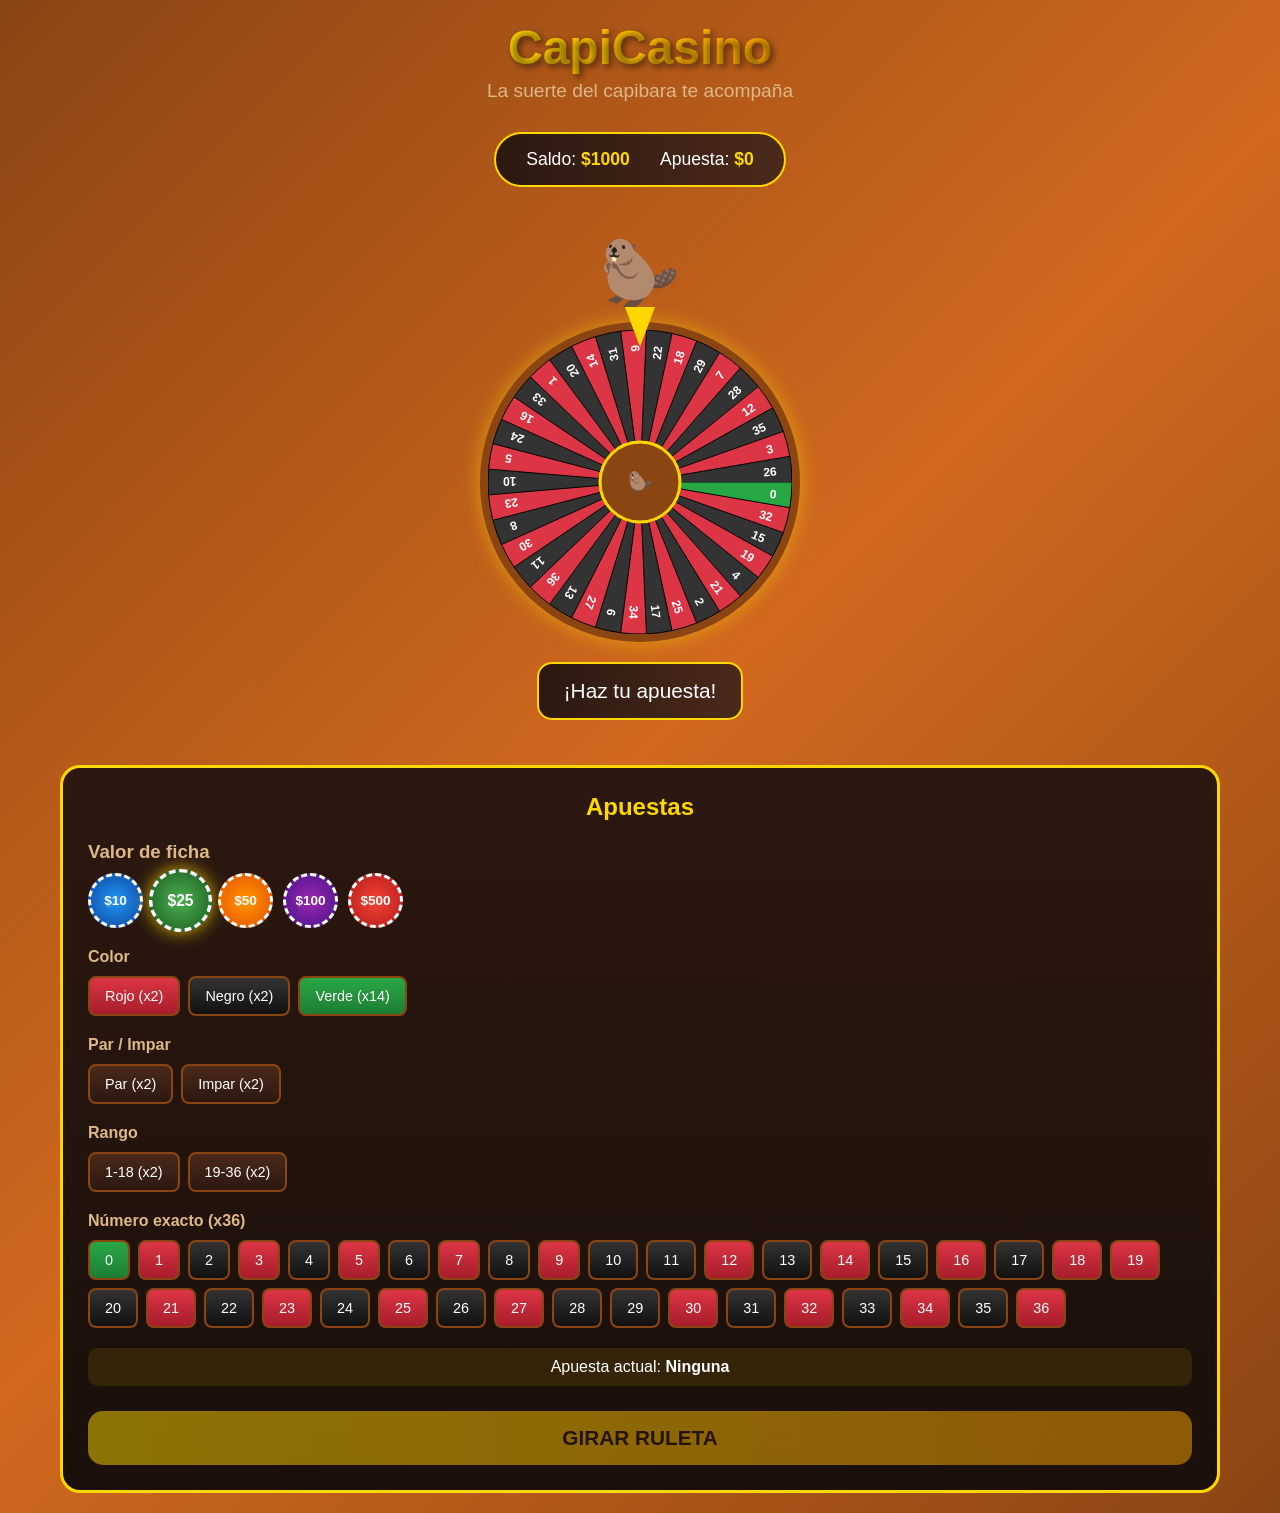
<file: CapiCasino/capicasino.html>
<!DOCTYPE html>
<html lang="es">
<head>
    <meta charset="UTF-8">
    <meta name="viewport" content="width=device-width, initial-scale=1.0">
    <title>CapiCasino - Ruleta Capibara</title>
    <style>
        * {
            margin: 0;
            padding: 0;
            box-sizing: border-box;
        }

        body {
            background: linear-gradient(135deg, #8B4513 0%, #D2691E 50%, #8B4513 100%);
            min-height: 100vh;
            font-family: 'Segoe UI', Tahoma, Geneva, Verdana, sans-serif;
            display: flex;
            flex-direction: column;
            align-items: center;
            color: #fff;
            overflow-x: hidden;
        }

        .header {
            text-align: center;
            padding: 20px;
        }

        .header h1 {
            font-size: 3rem;
            text-shadow: 3px 3px 6px rgba(0,0,0,0.5);
            background: linear-gradient(to right, #FFD700, #FFA500);
            -webkit-background-clip: text;
            -webkit-text-fill-color: transparent;
            background-clip: text;
        }

        .header .subtitle {
            font-size: 1.2rem;
            color: #DEB887;
            margin-top: 5px;
        }

        .balance-bar {
            background: linear-gradient(to right, #2c1810, #4a2a1a);
            padding: 15px 30px;
            border-radius: 50px;
            margin: 10px 0 20px;
            display: flex;
            gap: 30px;
            border: 2px solid #FFD700;
        }

        .balance-bar span {
            font-size: 1.1rem;
        }

        .balance-bar .amount {
            color: #FFD700;
            font-weight: bold;
        }

        .main-container {
            display: flex;
            flex-wrap: wrap;
            gap: 30px;
            justify-content: center;
            padding: 20px;
            max-width: 1200px;
        }

        .wheel-section {
            display: flex;
            flex-direction: column;
            align-items: center;
        }

        .wheel-container {
            position: relative;
            width: 320px;
            height: 320px;
        }

        .wheel {
            width: 100%;
            height: 100%;
            border-radius: 50%;
            position: relative;
            transition: transform 4s cubic-bezier(0.17, 0.67, 0.12, 0.99);
            border: 8px solid #8B4513;
            box-shadow: 0 0 20px rgba(255, 215, 0, 0.5), inset 0 0 30px rgba(0,0,0,0.3);
        }

        .wheel canvas {
            width: 100%;
            height: 100%;
        }

        .pointer {
            position: absolute;
            top: -15px;
            left: 50%;
            transform: translateX(-50%);
            width: 30px;
            height: 40px;
            background: #FFD700;
            clip-path: polygon(50% 100%, 0 0, 100% 0);
            z-index: 10;
            filter: drop-shadow(0 2px 4px rgba(0,0,0,0.5));
        }

        .result-display {
            margin-top: 20px;
            padding: 15px 25px;
            background: linear-gradient(to right, #2c1810, #4a2a1a);
            border-radius: 15px;
            border: 2px solid #FFD700;
            font-size: 1.3rem;
            min-width: 200px;
            text-align: center;
        }

        .bet-section {
            background: linear-gradient(to bottom, #2c1810, #1a0f0a);
            padding: 25px;
            border-radius: 20px;
            border: 3px solid #FFD700;
            min-width: 350px;
        }

        .bet-section h2 {
            text-align: center;
            color: #FFD700;
            margin-bottom: 20px;
            font-size: 1.5rem;
        }

        .bet-type {
            margin-bottom: 20px;
        }

        .bet-type h3 {
            color: #DEB887;
            margin-bottom: 10px;
            font-size: 1rem;
        }

        .bet-options {
            display: flex;
            flex-wrap: wrap;
            gap: 8px;
        }

        .bet-btn {
            padding: 10px 15px;
            border: 2px solid #8B4513;
            background: linear-gradient(to bottom, #4a2a1a, #2c1810);
            color: #fff;
            border-radius: 8px;
            cursor: pointer;
            font-size: 0.9rem;
            transition: all 0.2s;
        }

        .bet-btn:hover {
            background: linear-gradient(to bottom, #5a3a2a, #3c2820);
            transform: scale(1.05);
        }

        .bet-btn.selected {
            border-color: #FFD700;
            box-shadow: 0 0 10px rgba(255, 215, 0, 0.5);
        }

        .bet-btn.red { background: linear-gradient(to bottom, #dc3545, #a71d2a); }
        .bet-btn.black { background: linear-gradient(to bottom, #333, #111); }
        .bet-btn.green { background: linear-gradient(to bottom, #28a745, #1e7e34); }

        .chip-section {
            margin-bottom: 20px;
        }

        .chip-section h3 {
            color: #DEB887;
            margin-bottom: 10px;
        }

        .chips {
            display: flex;
            gap: 10px;
            flex-wrap: wrap;
        }

        .chip {
            width: 55px;
            height: 55px;
            border-radius: 50%;
            display: flex;
            align-items: center;
            justify-content: center;
            font-weight: bold;
            cursor: pointer;
            border: 3px dashed #fff;
            transition: all 0.2s;
            font-size: 0.85rem;
        }

        .chip:hover { transform: scale(1.1); }
        .chip.selected { transform: scale(1.15); box-shadow: 0 0 15px rgba(255, 215, 0, 0.8); }

        .chip-10 { background: radial-gradient(circle, #2196F3, #0d47a1); }
        .chip-25 { background: radial-gradient(circle, #4CAF50, #1b5e20); }
        .chip-50 { background: radial-gradient(circle, #FF9800, #e65100); }
        .chip-100 { background: radial-gradient(circle, #9C27B0, #4a148c); }
        .chip-500 { background: radial-gradient(circle, #f44336, #b71c1c); }

        .spin-btn {
            width: 100%;
            padding: 15px;
            font-size: 1.3rem;
            font-weight: bold;
            background: linear-gradient(to right, #FFD700, #FFA500);
            color: #2c1810;
            border: none;
            border-radius: 15px;
            cursor: pointer;
            transition: all 0.3s;
            margin-top: 10px;
        }

        .spin-btn:hover { transform: scale(1.02); box-shadow: 0 5px 15px rgba(255, 215, 0, 0.5); }
        .spin-btn:disabled { opacity: 0.5; cursor: not-allowed; transform: none; }

        .current-bet {
            text-align: center;
            margin: 15px 0;
            padding: 10px;
            background: rgba(255, 215, 0, 0.1);
            border-radius: 10px;
        }

        .capibara-deco {
            font-size: 4rem;
            text-align: center;
            margin: 10px 0;
        }

        .history {
            margin-top: 15px;
            display: flex;
            gap: 5px;
            flex-wrap: wrap;
            justify-content: center;
        }

        .history-num {
            width: 30px;
            height: 30px;
            border-radius: 50%;
            display: flex;
            align-items: center;
            justify-content: center;
            font-size: 0.8rem;
            font-weight: bold;
            border: 2px solid #FFD700;
        }

        .history-num.red { background: #dc3545; }
        .history-num.black { background: #333; }
        .history-num.green { background: #28a745; }

        @keyframes pulse {
            0%, 100% { transform: scale(1); }
            50% { transform: scale(1.05); }
        }

        .win-animation { animation: pulse 0.5s ease-in-out 3; }
    </style>
</head>
<body>
    <div class="header">
        <h1>CapiCasino</h1>
        <div class="subtitle">La suerte del capibara te acompaña</div>
    </div>

    <div class="balance-bar">
        <span>Saldo: <span class="amount" id="balance">$1000</span></span>
        <span>Apuesta: <span class="amount" id="currentBet">$0</span></span>
    </div>

    <div class="main-container">
        <div class="wheel-section">
            <div class="capibara-deco">🦫</div>
            <div class="wheel-container">
                <div class="pointer"></div>
                <div class="wheel" id="wheel">
                    <canvas id="wheelCanvas" width="304" height="304"></canvas>
                </div>
            </div>
            <div class="result-display" id="result">¡Haz tu apuesta!</div>
            <div class="history" id="history"></div>
        </div>

        <div class="bet-section">
            <h2>Apuestas</h2>

            <div class="chip-section">
                <h3>Valor de ficha</h3>
                <div class="chips">
                    <div class="chip chip-10" data-value="10">$10</div>
                    <div class="chip chip-25" data-value="25">$25</div>
                    <div class="chip chip-50" data-value="50">$50</div>
                    <div class="chip chip-100" data-value="100">$100</div>
                    <div class="chip chip-500" data-value="500">$500</div>
                </div>
            </div>

            <div class="bet-type">
                <h3>Color</h3>
                <div class="bet-options">
                    <button class="bet-btn red" data-bet="red">Rojo (x2)</button>
                    <button class="bet-btn black" data-bet="black">Negro (x2)</button>
                    <button class="bet-btn green" data-bet="green">Verde (x14)</button>
                </div>
            </div>

            <div class="bet-type">
                <h3>Par / Impar</h3>
                <div class="bet-options">
                    <button class="bet-btn" data-bet="even">Par (x2)</button>
                    <button class="bet-btn" data-bet="odd">Impar (x2)</button>
                </div>
            </div>

            <div class="bet-type">
                <h3>Rango</h3>
                <div class="bet-options">
                    <button class="bet-btn" data-bet="1-18">1-18 (x2)</button>
                    <button class="bet-btn" data-bet="19-36">19-36 (x2)</button>
                </div>
            </div>

            <div class="bet-type">
                <h3>Número exacto (x36)</h3>
                <div class="bet-options" id="numberBets"></div>
            </div>

            <div class="current-bet">
                Apuesta actual: <strong id="betDisplay">Ninguna</strong>
            </div>

            <button class="spin-btn" id="spinBtn" disabled>GIRAR RULETA</button>
        </div>
    </div>

    <script>
        const redNumbers = [1, 3, 5, 7, 9, 12, 14, 16, 18, 19, 21, 23, 25, 27, 30, 32, 34, 36];
        const blackNumbers = [2, 4, 6, 8, 10, 11, 13, 15, 17, 20, 22, 24, 26, 28, 29, 31, 33, 35];
        const wheelOrder = [0, 32, 15, 19, 4, 21, 2, 25, 17, 34, 6, 27, 13, 36, 11, 30, 8, 23, 10, 5, 24, 16, 33, 1, 20, 14, 31, 9, 22, 18, 29, 7, 28, 12, 35, 3, 26];

        let balance = 1000;
        let selectedChip = 25;
        let currentBet = null;
        let betAmount = 0;
        let spinning = false;
        let currentRotation = 0;

        const canvas = document.getElementById('wheelCanvas');
        const ctx = canvas.getContext('2d');
        const wheel = document.getElementById('wheel');

        function getNumberColor(num) {
            if (num === 0) return 'green';
            return redNumbers.includes(num) ? 'red' : 'black';
        }

        function drawWheel() {
            const centerX = canvas.width / 2;
            const centerY = canvas.height / 2;
            const radius = canvas.width / 2;
            const arc = (2 * Math.PI) / wheelOrder.length;

            for (let i = 0; i < wheelOrder.length; i++) {
                const angle = i * arc;
                const num = wheelOrder[i];
                const color = getNumberColor(num);

                ctx.beginPath();
                ctx.moveTo(centerX, centerY);
                ctx.arc(centerX, centerY, radius, angle, angle + arc);
                ctx.fillStyle = color === 'red' ? '#dc3545' : color === 'black' ? '#333' : '#28a745';
                ctx.fill();
                ctx.stroke();

                ctx.save();
                ctx.translate(centerX, centerY);
                ctx.rotate(angle + arc / 2);
                ctx.textAlign = 'right';
                ctx.fillStyle = '#fff';
                ctx.font = 'bold 12px Arial';
                ctx.fillText(num.toString(), radius - 15, 5);
                ctx.restore();
            }

            ctx.beginPath();
            ctx.arc(centerX, centerY, 40, 0, 2 * Math.PI);
            ctx.fillStyle = '#8B4513';
            ctx.fill();
            ctx.strokeStyle = '#FFD700';
            ctx.lineWidth = 3;
            ctx.stroke();

            ctx.fillStyle = '#FFD700';
            ctx.font = 'bold 20px Arial';
            ctx.textAlign = 'center';
            ctx.fillText('🦫', centerX, centerY + 7);
        }

        function createNumberBets() {
            const container = document.getElementById('numberBets');
            for (let i = 0; i <= 36; i++) {
                const btn = document.createElement('button');
                btn.className = `bet-btn ${getNumberColor(i)}`;
                btn.textContent = i;
                btn.dataset.bet = 'number-' + i;
                container.appendChild(btn);
            }
        }

        document.querySelectorAll('.chip').forEach(chip => {
            chip.addEventListener('click', () => {
                document.querySelectorAll('.chip').forEach(c => c.classList.remove('selected'));
                chip.classList.add('selected');
                selectedChip = parseInt(chip.dataset.value);
            });
        });

        document.querySelectorAll('.bet-btn').forEach(btn => {
            btn.addEventListener('click', () => {
                if (spinning) return;
                document.querySelectorAll('.bet-btn').forEach(b => b.classList.remove('selected'));
                btn.classList.add('selected');

                const newBet = btn.dataset.bet;
                if (newBet === currentBet) {
                    betAmount += selectedChip;
                } else {
                    betAmount = selectedChip;
                }
                if (betAmount > balance) betAmount = balance;

                currentBet = newBet;
                document.getElementById('currentBet').textContent = `$${betAmount}`;
                document.getElementById('betDisplay').textContent = `${currentBet} - $${betAmount}`;
                document.getElementById('spinBtn').disabled = betAmount === 0;
            });
        });

        document.getElementById('spinBtn').addEventListener('click', spin);

        function spin() {
            if (spinning || betAmount === 0) return;
            spinning = true;

            document.getElementById('spinBtn').disabled = true;
            document.getElementById('result').textContent = 'Girando...';

            const randomIndex = Math.floor(Math.random() * wheelOrder.length);
            const winningNumber = wheelOrder[randomIndex];
            const segmentAngle = 360 / wheelOrder.length;
            const centerAngle = randomIndex * segmentAngle + segmentAngle / 2;
            const targetAngle = 270 - centerAngle;
            const fullSpins = 5 + Math.floor(Math.random() * 3);
            const currentMod = currentRotation % 360;
            let delta = targetAngle - currentMod;
            if (delta < 0) delta += 360;
            const finalAngle = currentRotation + fullSpins * 360 + delta;

            wheel.style.transform = `rotate(${finalAngle}deg)`;
            currentRotation = finalAngle;

            setTimeout(() => {
                balance -= betAmount;
                const result = processResult(winningNumber);
                updateBalance();
                document.getElementById('result').textContent = result;
                addToHistory(winningNumber);

                if (result.includes('Ganaste')) {
                    document.getElementById('result').classList.add('win-animation');
                    setTimeout(() => document.getElementById('result').classList.remove('win-animation'), 1500);
                }

                spinning = false;
                document.getElementById('spinBtn').disabled = false;
            }, 4200);
        }

        function processResult(number) {
            const color = getNumberColor(number);
            let won = false;
            let multiplier = 0;

            if (currentBet === 'red' && color === 'red') { won = true; multiplier = 2; }
            else if (currentBet === 'black' && color === 'black') { won = true; multiplier = 2; }
            else if (currentBet === 'green' && color === 'green') { won = true; multiplier = 14; }
            else if (currentBet === 'even' && number !== 0 && number % 2 === 0) { won = true; multiplier = 2; }
            else if (currentBet === 'odd' && number % 2 === 1) { won = true; multiplier = 2; }
            else if (currentBet === '1-18' && number >= 1 && number <= 18) { won = true; multiplier = 2; }
            else if (currentBet === '19-36' && number >= 19 && number <= 36) { won = true; multiplier = 2; }
            else if (currentBet.startsWith('number-') && parseInt(currentBet.split('-')[1]) === number) { won = true; multiplier = 36; }

            if (won) {
                const winnings = betAmount * multiplier;
                balance += winnings;
                return `Salió ${number} ${color} - Ganaste $${winnings}!`;
            } else {
                return `Salió ${number} ${color} - Perdiste $${betAmount}`;
            }
        }

        function updateBalance() {
            document.getElementById('balance').textContent = `$${balance}`;
            if (balance <= 0) {
                setTimeout(() => {
                    alert('Te quedaste sin fichas! Recargando $1000...');
                    balance = 1000;
                    updateBalance();
                }, 500);
            }
        }

        function addToHistory(number) {
            const history = document.getElementById('history');
            const color = getNumberColor(number);
            const span = document.createElement('span');
            span.className = `history-num ${color}`;
            span.textContent = number;
            history.insertBefore(span, history.firstChild);

            while (history.children.length > 10) {
                history.removeChild(history.lastChild);
            }
        }

        drawWheel();
        createNumberBets();
        document.querySelector('.chip-25').classList.add('selected');
    </script>
</body>
</html>
</file>
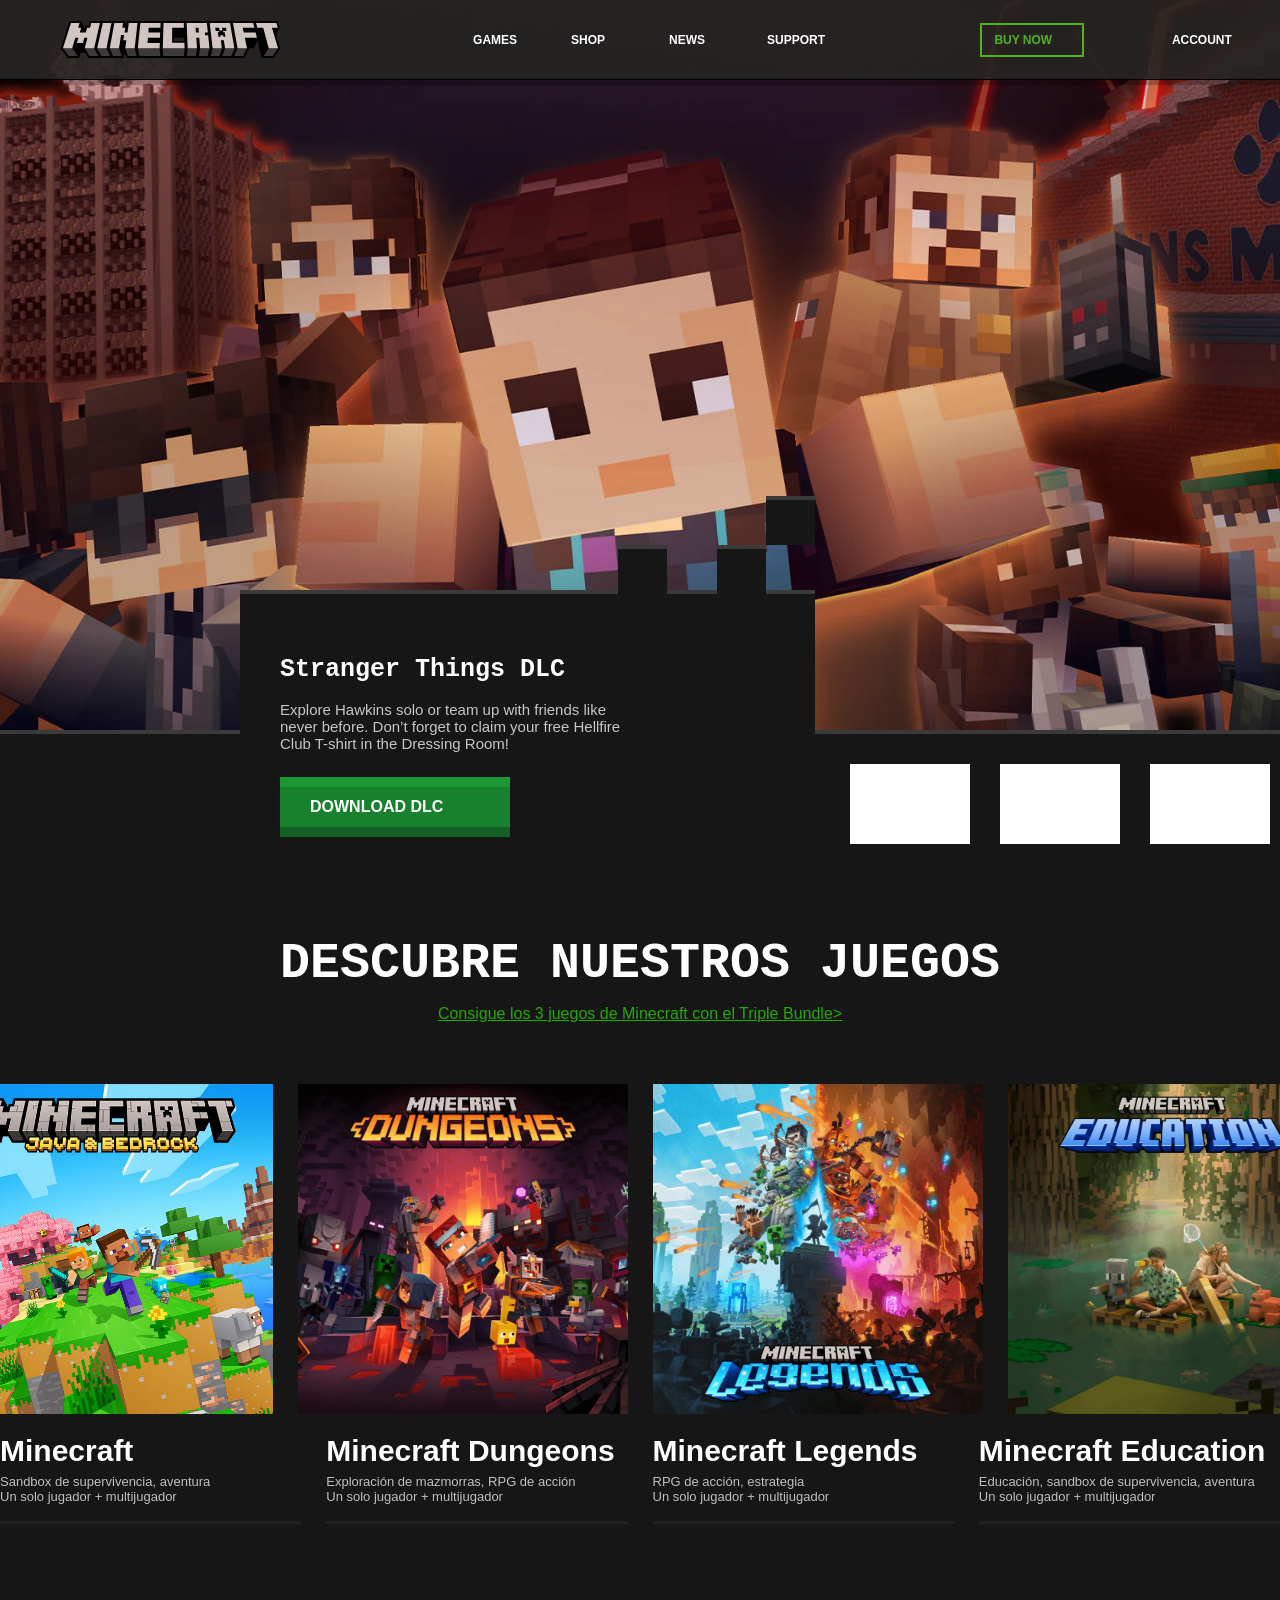
<file: Minecraft/mc.html>
<!DOCTYPE html>
<html lang="en">

<head>
    <meta charset="UTF-8">
    <meta name="viewport" content="width=device-width, initial-scale=1.0">
    <title>Te damos la bienvenida al sitio oficial de Minecraft | Minecraft</title>

    <style>
        html,
        body {
            margin: 0;
            background-color: rgb(255, 255, 255);
        }

        /*--------------------------------------------------------*/
        .header {
            width: 100%;
            height: 85px;
            background-color: rgba(0, 0, 0, 0.223);

            position: fixed;
            top: 0;
            left: 0;
            display: flex;
            z-index: 1000;
        }

        /*MESA DE TRABAJO*/
        .f1 {
            width: 100%;
            height: 79px;

            background-color: rgba(38, 37, 35, 0.91);
            border-bottom: 1px solid black;

            display: flex;
            align-items: center;
        }

        /*GRUPO 1*/
        .hc1 {
            width: 370px;
            height: 50px;
            background-color: rgba(38, 37, 35, 0);

            margin-left: 8px;

            display: flex;
            align-items: center;

        }

        .logomc {
            width: 230px;
            height: 40px;
            background-color: rgba(38, 37, 35, 0);

            margin-left: 52px;

        }

        .mc-img2 {
            width: auto;
            height: 37.5px;

            margin-top: 1px;

        }

        /*GRUPO 2*/
        .hc2 {
            width: 720px;
            height: 50px;
            background-color: rgba(38, 37, 35, 0);

            margin-left: 8px;

            display: flex;
            align-items: center;

            box-sizing: border-box;
            padding-left: 155px;

            gap: 18px;

        }

        .doors {
            width: 80px;
            height: 37.5px;

            background-color: rgba(38, 37, 35, 0);

            display: flex;
            align-items: center;
        }

        .texto-d {
            font-family: Arial, Helvetica, sans-serif;
            font-weight: 700;
            color: white;
            font-size: 12px;

            cursor: pointer;
        }

        .texto-d:hover {
            color: rgb(80, 177, 35);
        }

        /*GRUPO 3*/
        .hc3 {
            width: 150px;
            height: 50px;
            background-color: rgba(38, 37, 35, 0);

            margin-left: 8px;

            display: flex;
            align-items: center;

            box-sizing: border-box;
            padding-left: 38px;
        }

        .buy {
            width: 100px;
            height: 30px;
            background-color: rgba(38, 37, 35, 0);

            display: flex;
            align-items: center;
            border: 2px solid rgb(80, 177, 35);
        }

        .buy:hover {
            background-color: rgba(214, 255, 207, 0.256);
        }

        .texto-b {
            font-family: Arial, Helvetica, sans-serif;
            font-weight: 600;
            font-size: 12px;
            color: rgb(80, 177, 35);

            margin-left: 12px;
        }

        /*GRUPO 4*/
        .hc4 {
            width: 60px;
            height: 50px;
            background-color: rgba(38, 37, 35, 0);

            margin-left: 8px;
        }

        /*GRUPO 5*/
        .hc5 {
            width: 160px;
            height: 50px;
            background-color: rgba(38, 37, 35, 0);

            margin-left: 8px;

            display: flex;
            align-items: center;
        }

        .account {
            width: 105px;
            height: 30px;
            background-color: rgba(38, 37, 35, 0);

            display: flex;
            align-items: center;
            justify-content: center;
        }

        .texto-a {
            font-family: Arial, Helvetica, sans-serif;
            font-weight: 600;
            font-size: 12px;
            color: rgb(255, 255, 255);
        }

        /*--------------------------------------------------------*/
        .img1 {
            width: 100%;
            height: 700px;

            background-color: rgb(35, 172, 1);

            border-bottom: 4px solid rgb(58, 58, 58);
            overflow: hidden;

            padding-top: 30px;
        }

        .mc-img {
            width: 100%;
            height: 100%;
            object-fit: cover;
            transform: scale(1.27);
        }

        /*--------------------------------------------------------*/
        .modos {
            width: 100%;
            height: 870px;

            background-color: rgb(22, 22, 22);

            display: flex;
        }

        .mod-p1 {
            width: 120px;
            height: 80px;
            background-color: rgb(255, 255, 255);

            margin-left: 850px;
            margin-top: 30px;
        }

        .mod-p {
            width: 120px;
            height: 80px;
            background-color: rgb(255, 255, 255);

            margin-left: 30px;
            margin-top: 30px;
        }

        .box-textual{
            width: 100%;
            height: 200px;
            background-color: rgba(8, 41, 30, 0);

            position: absolute;
            margin-top: 120px;
            display: flex;
            align-items: center;
            justify-content: center;
            flex-direction: column;
        }
        .tm1 {
            color: white;
            font-size: 50px;
            height: 120px;
            font-family: monospace;
            font-weight: 900;
            background-color: rgba(249, 141, 1, 0);
        }

        .tm2 {
            color: rgb(35, 172, 1);
            font-family: Verdana, Geneva, Tahoma, sans-serif;
            background-color: rgba(255, 255, 255, 0);
        }


        .promocion {
            width: 575px;
            height: 300px;

            background-color: rgb(22, 22, 22);

            position: absolute;
            top: 590px;
            left: 240px;
            z-index: 999;

            display: flex;
            flex-direction: column;

            box-sizing: border-box;
            padding-left: 40px;
            padding-top: 40px;
        }

        .titulo {
            color: white;
            font-size: 25px;
            font-family: monospace;
            font-weight: 700;

            background-color: rgba(0, 0, 0, 0);
            height: 56px;

        }

        .oracion {
            color: rgb(198, 198, 198);
            font-size: 15px;
            font-family: Verdana, Geneva, Tahoma, sans-serif;
        }

        .down {
            width: 230px;
            height: 40px;
            background-color: rgb(24, 129, 45);

            margin-top: 10px;

            display: flex;
            align-items: center;

            border-top: 10px solid rgb(29, 150, 53);
            border-bottom: 10px solid rgb(20, 95, 35);
        }

        .down:hover {
            background-color: rgb(24, 114, 42);
        }

        .t-down {
            color: white;
            margin-left: 30px;

            font-family: Verdana, Geneva, Tahoma, sans-serif;
            font-weight: 700;
        }

        .sombras-prom {
            width: 575px;
            height: 300px;

            background-color: rgba(172, 70, 70, 0);

            position: absolute;
            top: 290px;
            left: 240px;
            z-index: 999;

            border-bottom: 4px solid rgb(58, 58, 58);
        }

        .sp1 {
            width: 49px;
            height: 45px;
            background-color: rgb(22, 22, 22);

            position: absolute;
            top: 255px;
            left: 477px;
            z-index: 1000;

            border-top: 4px solid rgb(58, 58, 58);
        }

        .sp2 {
            width: 49px;
            height: 45px;
            background-color: rgb(22, 22, 22);

            position: absolute;
            top: 206px;
            left: 526px;
            z-index: 1000;

            border-top: 4px solid rgb(58, 58, 58);
        }

        .sp3 {
            width: 49px;
            height: 45px;
            background-color: rgb(22, 22, 22);

            position: absolute;
            top: 255px;
            left: 378px;
            z-index: 1000;

            border-top: 4px solid rgb(58, 58, 58);
        }

        .juegos-1{
            width: 100%;
            height: 350px;

            background-color:rgba(249, 90, 90, 0);

            position: absolute;

            margin-top: 330px;

            display: flex;
            justify-content: center;
            gap: 25px;
        }
        .j4{
            width: 330px;
            height: 330px;

            background-color: rgb(250, 232, 206);
            margin-top: 20px;

            display: flex;
            
        }
        .juegos-2{
            width: 100%;
            height: 120px;

            background-color:rgba(255, 185, 185, 0);

            position: absolute;

            margin-top: 680px;

            display: flex;
            justify-content: center;
            gap: 25px;

            
        }
        .t4{
            width: 330px;
            height: 110px;

            background-color: rgba(237, 168, 72, 0);
            
            display: flex;
            flex-direction: column;
            box-sizing: border-box;
            padding-top: 20px;
            gap: 20px;

            border-bottom: 3px solid rgb(33, 33, 33);
        }
        .juegos-3{
            width: 100%;
            height: 40px;

            background-color:rgba(240, 51, 51, 0);

            position: absolute;

            margin-top: 790px;

            display: flex;
            justify-content: center;
            gap: 25px;
        }
        .cl4{
            width: 330px;
            height: 40px;

            background-color: rgba(255, 169, 71, 0);
        }
        .p1{
            color: rgb(255, 255, 255);
            font-family:'Franklin Gothic Medium', 'Arial Narrow', Arial, sans-serif;
            font-size: 30px;
            font-weight: 550;

            width: 100%;
            height: 20px;
            
            background-color: rgba(0, 0, 0, 0);

            display: flex;
        }
        .p2{
            color: rgb(191, 191, 191);
            font-family: Verdana, Geneva, Tahoma, sans-serif;
            font-size: 13px;

            width: 100%;
            height: 20px;

            background-color: rgba(0, 0, 0, 0);
        }
        .complementos{
            width: 100%;
            height: 700px;
            background-color: rgb(41, 41, 41);
        }
    </style>

    <script> const box = document.querySelector('.mod-p1');
        box.addEventListener('click', () => {
            box.style.borderColor = 'green';
        }); 
    </script>
</head>

<body>
    <div class="header">
        <div class="f1">
            <div class="hc1">
                <div class="logomc">
                    <img src="mc2.svg" alt="mc-img" class="mc-img2">
                </div>
            </div>
            <div class="hc2">
                <div class="doors">
                    <div class="texto-d">
                        <p>GAMES</p>
                    </div>
                    <div class="pix-d"></div>
                </div>
                <div class="doors">
                    <div class="texto-d">
                        <p>SHOP</p>
                    </div>
                    <div class="pix-d"></div>
                </div>
                <div class="doors">
                    <div class="texto-d">
                        <p>NEWS</p>
                    </div>
                    <div class="pix-d"></div>
                </div>
                <div class="doors">
                    <div class="texto-d">
                        <p>SUPPORT</p>
                    </div>
                    <div class="pix-d"></div>
                </div>
            </div>
            <div class="hc3">
                <div class="buy">
                    <div class="texto-b">
                        <p>BUY NOW</p>
                    </div>
                    <div class="pix-b"></div>
                </div>
            </div>
            <div class="hc4">
                <div class="search">
                    <div class="pix-s"></div>
                    <div class="pix-s"></div>
                </div>
            </div>
            <div class="hc5">
                <div class="account">
                    <div class="pix-a"></div>
                    <div class="texto-a">
                        <p>ACCOUNT</p>
                    </div>
                    <div class="pix-a"></div>
                </div>
            </div>
        </div>
    </div>
    <div class="img1">
        <img src="st-mc.webp" alt="mc-img" class="mc-img">
    </div>
    <div class="modos">
        <div class="mod-p1"></div>
        <div class="mod-p"></div>
        <div class="mod-p"></div>
        <div class="box-textual">
            <div class="tm1">
                <p>DESCUBRE NUESTROS JUEGOS</p>
            </div>
            <div>
                <a href="#" class="tm2">Consigue los 3 juegos de Minecraft con el Triple Bundle></a> 
            </div>
        </div>
        <div class="juegos-1">
            <div class="j4">
                <img src="mc1-1.jpg" alt="mc-img">
            </div>
            <div class="j4">
                <img src="mc1-2.webp" alt="mc-img">
            </div>
            <div class="j4">
                <img src="mc1-3.webp" alt="mc-img">
            </div>
            <div class="j4">
                <img src="mc1-4.avif" alt="mc-img">
            </div>  
        </div>
        <div class="juegos-2">
            <div class="t4">
                <div class="p1">
                    Minecraft
                </div>
                <div class="p2">
                    Sandbox de supervivencia, aventura <br>  Un solo jugador + multijugador
                </div>
            </div>
            <div class="t4">
                <div class="p1">
                    Minecraft Dungeons
                </div>
                <div class="p2">
                    Exploración de mazmorras, RPG de acción <br>  Un solo jugador + multijugador
                </div>
            </div>
            <div class="t4">
                <div class="p1">
                    Minecraft Legends
                </div>
                <div class="p2">
                    RPG de acción, estrategia <br>  Un solo jugador + multijugador
                </div>
            </div>
            <div class="t4">
                <div class="p1">
                    Minecraft Education
                </div>
                <div class="p2">
                    Educación, sandbox de supervivencia, aventura <br>  Un solo jugador + multijugador
                </div>
            </div>
        </div>
        <div class="juegos-3">
            <div class="cl4"></div>
            <div class="cl4"></div>
            <div class="cl4"></div>
            <div class="cl4"></div>
        </div>
    </div>


    <div class="promocion">
        <div class="titulo">
            <p>Stranger Things DLC</p>
        </div>
        <div class="oracion">
            <p>Explore Hawkins solo or team up with friends like <br> never before. Don’t forget to claim your free
                Hellfire <br> Club T-shirt in the Dressing Room!</p>
        </div>
        <div class="down">
            <div class="t-down">
                <p>DOWNLOAD DLC</p>
            </div>
            <div class="pix-down"></div>
        </div>
    </div>
    <div class="sombras-prom">
        <div class="sp1"></div>
        <div class="sp2"></div>
        <div class="sp3"></div>
    </div>
    <div class="complementos"></div>
</body>

</html>
</file>
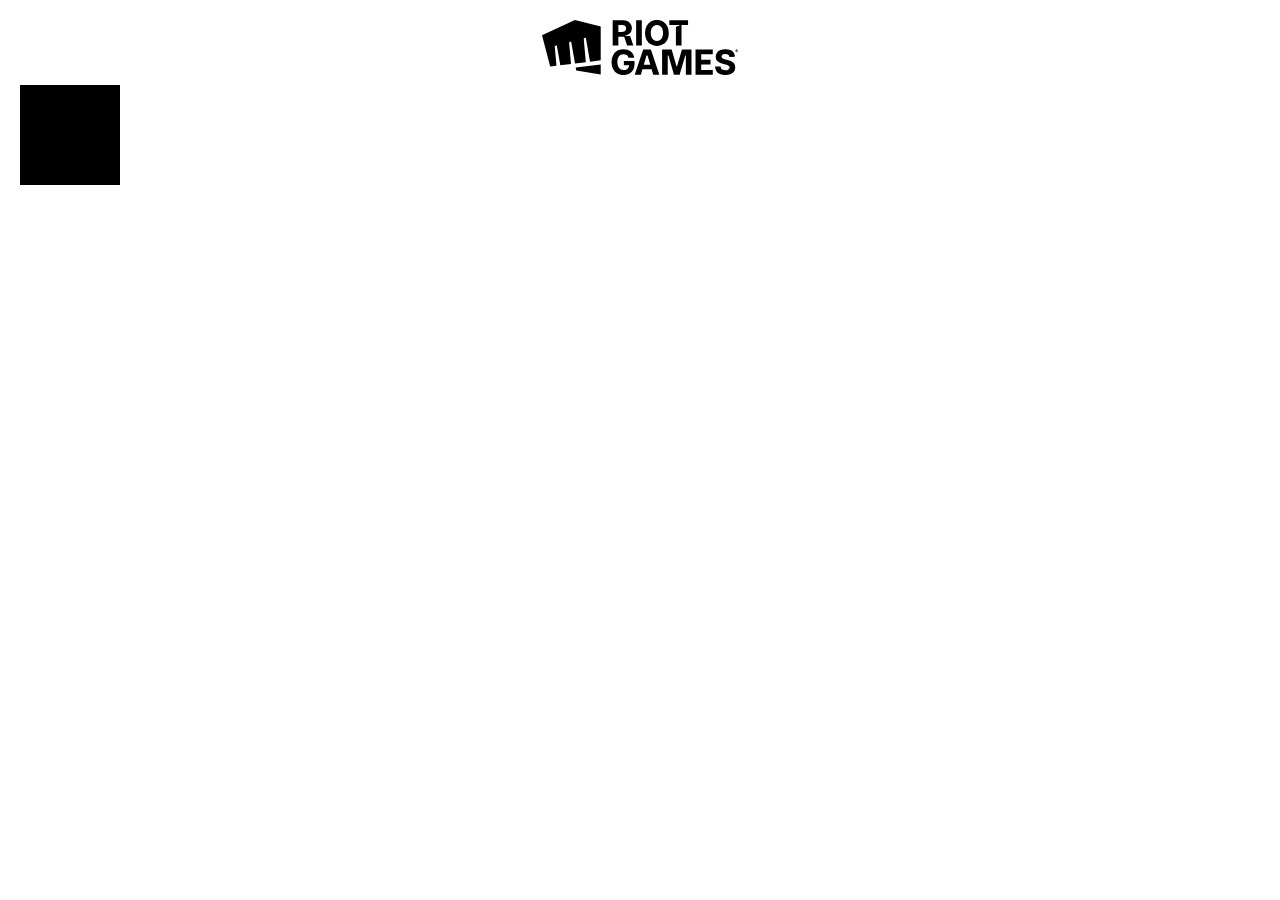
<file: VALORANT/pruebas.html>
<!DOCTYPE html>
<html lang="en">

<head>
    <meta charset="UTF-8">
    <meta name="viewport" content="width=device-width, initial-scale=1.0">
    <title>Document</title>

    <style>
        body {
            padding: 0;
            margin: 0;

            display: flex;
            justify-content: center;

            flex-direction: column;

            gap: 10px;

            box-sizing: border-box;
            padding: 20px;

        }

        #mesa {
            display: flex;
            align-items: center;
            justify-content: center;

            box-sizing: border-box;
            padding: 0px;

            background-color: rgba(109, 109, 109, 0);
        }
        #riot-games{
            fill: rgb(0, 0, 0);
            transition: fill 0.3s ease;
        }

        #mesa:hover #riot-games{
            fill: rgb(255, 86, 86);
        }

        #creciente{
            width: 100px;
            height: 100px;
            background-color: black;

            transition: width 0.3s ease, background-color 0.3s ease;
        }
        #creciente:hover{
            width: 200px;
            background: linear-gradient(to right,black,white);
        }
    </style>
</head>

<body>
    <div id="mesa">
        <svg width="195.9766667" height="55" viewBox="0 0 587.93 165">
            <path
                d="M98.77.33 0 46.07l24.61 93.66 18.73-2.3-5.15-58.89 6.15-2.74L54.96 136l32.01-3.93-5.69-65 6.09-2.71 11.68 66.23 32.38-3.98-6.23-71.25 6.16-2.74 12.77 72.43 32.01-3.93V19.71L98.77.33zm2.32 142.05 1.63 9.22 73.42 12.24v-30.68l-75.01 9.22h-.04zm144.49-19.22v12.63h15.57a14.84 14.84 0 0 1-1.92 7.31 13 13 0 0 1-5.6 5.11 20 20 0 0 1-8.9 1.8 17.53 17.53 0 0 1-10-2.8 17.87 17.87 0 0 1-6.44-8.14 33.06 33.06 0 0 1-2.27-12.93 31.81 31.81 0 0 1 2.32-12.81 18.14 18.14 0 0 1 6.5-8 17.27 17.27 0 0 1 9.82-2.78 19.31 19.31 0 0 1 5.36.71 14.15 14.15 0 0 1 4.33 2.09 12.92 12.92 0 0 1 3.18 3.29 15.61 15.61 0 0 1 2 4.44h17.27a27.22 27.22 0 0 0-3.46-10.28 28.84 28.84 0 0 0-7.05-8.1 32.6 32.6 0 0 0-9.91-5.29 37.91 37.91 0 0 0-12.06-1.86 37.32 37.32 0 0 0-14 2.6 32.6 32.6 0 0 0-11.36 7.61 35 35 0 0 0-7.61 12.21 46.15 46.15 0 0 0-2.73 16.44q0 11.94 4.54 20.59a32.4 32.4 0 0 0 12.69 13.27 39.84 39.84 0 0 0 35.84.84 28.39 28.39 0 0 0 11.67-11q4.25-7.19 4.24-17.2v-9.76Zm215.03 40.81V88.53h51.67v13.96h-34.62v16.76h27.99v13.96h-27.99v16.8h34.7v13.96h-51.75zm101.83-53.3a9 9 0 0 0-3.54-6.64c-2.09-1.59-5-2.38-8.69-2.38a16.63 16.63 0 0 0-6.26 1 8.62 8.62 0 0 0-3.83 2.78 6.74 6.74 0 0 0-1.33 4 6.2 6.2 0 0 0 .79 3.29 7.27 7.27 0 0 0 2.4 2.45 16.54 16.54 0 0 0 3.7 1.79 40.14 40.14 0 0 0 4.64 1.31l6.63 1.54a47.19 47.19 0 0 1 9.45 3.08 27.46 27.46 0 0 1 7.2 4.68 18.84 18.84 0 0 1 4.58 6.39 20.37 20.37 0 0 1 1.61 8.29 20.65 20.65 0 0 1-3.54 12.11 22.56 22.56 0 0 1-10.15 7.85 41.31 41.31 0 0 1-15.93 2.76 42.69 42.69 0 0 1-16.17-2.81 23.22 23.22 0 0 1-10.72-8.48q-3.83-5.66-4-14.12h16.43a10.68 10.68 0 0 0 7.05 9.94 19.37 19.37 0 0 0 7.24 1.26 18.44 18.44 0 0 0 6.66-1.09 10 10 0 0 0 4.33-3 7.22 7.22 0 0 0 1.57-4.48 6.16 6.16 0 0 0-1.42-4 10.86 10.86 0 0 0-4.14-2.81 42.07 42.07 0 0 0-6.89-2.14l-8.07-1.95q-9.65-2.3-15.23-7.26t-5.54-13.44a19.86 19.86 0 0 1 3.72-12.12 24.74 24.74 0 0 1 10.33-8.11 36.74 36.74 0 0 1 15-2.91 35.62 35.62 0 0 1 14.92 2.91 23.43 23.43 0 0 1 9.91 8.14 21.54 21.54 0 0 1 3.6 12.12Zm-113.99 53.3h-16.87v-57.35l-1.73-.02-17.04 57.37h-16.86l-16.58-57.37-2.15.02v57.35h-16.87V88.53h28.67l14.48 50.56h1.75l14.48-50.56h28.72v75.44zm-114.66 0h18.27l-25.33-75.43h-23.15l-25.37 75.43h18.3l4.93-16.54h27.42Zm-28.43-29.7 8.22-27.65h3.1l8.26 27.65Zm278.58-37.76a4 4 0 0 1-3.67-2.44 4 4 0 0 1 0-3.1 4 4 0 0 1 .85-1.27 4.25 4.25 0 0 1 1.27-.86 4.15 4.15 0 0 1 3.1 0 4.13 4.13 0 0 1 1.27.86 4.08 4.08 0 0 1 .86 1.27 4 4 0 0 1 0 3.1 4.08 4.08 0 0 1-.86 1.27 4 4 0 0 1-1.27.86 4 4 0 0 1-1.55.31Zm0-1.09a2.84 2.84 0 0 0 1.47-.39 2.94 2.94 0 0 0 1.05-1 2.93 2.93 0 0 0 0-2.92 3 3 0 0 0-1.06-1 2.93 2.93 0 0 0-2.92 0 3 3 0 0 0-1 1 2.86 2.86 0 0 0 0 2.92 3 3 0 0 0 1 1 2.83 2.83 0 0 0 1.46.39Zm-1.46-1.15V90.6h1.78a1.52 1.52 0 0 1 .69.15 1.13 1.13 0 0 1 .47.42 1.24 1.24 0 0 1 .17.66 1.16 1.16 0 0 1-.18.66 1 1 0 0 1-.48.41 1.56 1.56 0 0 1-.7.14h-1.2v-.72h1a.52.52 0 0 0 .36-.12.5.5 0 0 0 .14-.37.47.47 0 0 0-.14-.37.52.52 0 0 0-.36-.12h-.55v2.93Zm2.39-1.68.82 1.68h-1.11l-.75-1.68ZM282.41 1.03h17.05v75.44h-17.05zm98.02 37.72q0 12.42-4.71 21a32.67 32.67 0 0 1-12.79 13.17 38.57 38.57 0 0 1-36.31 0 32.75 32.75 0 0 1-12.79-13.2q-4.71-8.66-4.71-21t4.71-21.05a32.67 32.67 0 0 1 12.75-13.14 38.65 38.65 0 0 1 36.31 0 32.67 32.67 0 0 1 12.79 13.17q4.71 8.64 4.71 21.05m-17.35 0a33.35 33.35 0 0 0-2.23-13 17.47 17.47 0 0 0-6.33-8 18.57 18.57 0 0 0-19.45 0 17.57 17.57 0 0 0-6.35 8 38.59 38.59 0 0 0 0 26 17.49 17.49 0 0 0 6.35 8 18.57 18.57 0 0 0 19.45 0 17.39 17.39 0 0 0 6.33-8 33.4 33.4 0 0 0 2.23-13M246.58 50.17l8.76 26.3h18.71l-9.74-28.33h-13.23l-.79-2.44c2.52-.49 6.83-1.25 10.65-3.85a20 20 0 0 0 8.75-16.39 24.15 24.15 0 0 0-3.26-12.75 21.9 21.9 0 0 0-9.36-8.64 32.56 32.56 0 0 0-14.64-3H212v75.4h17.06v-26.3Zm-.32-15.61a19.35 19.35 0 0 1-7.26 1.18h-9.94V14.88h9.91a18.68 18.68 0 0 1 7.25 1.24 9.12 9.12 0 0 1 4.4 3.7 10 10 0 0 1 1.5 5.64 9.65 9.65 0 0 1-1.48 5.55 8.86 8.86 0 0 1-4.38 3.55M382.04 1.03v14h29.3l.8 2.45c-2.48.48-6.67 1.22-10.43 3.7v55.31h16.87v-61.5h19.62v-14Z" id="riot-games">
            </path>
        </svg>
    </div>
    <div>
        <div id="creciente"></div>
    </div>
</body>

</html>
</file>
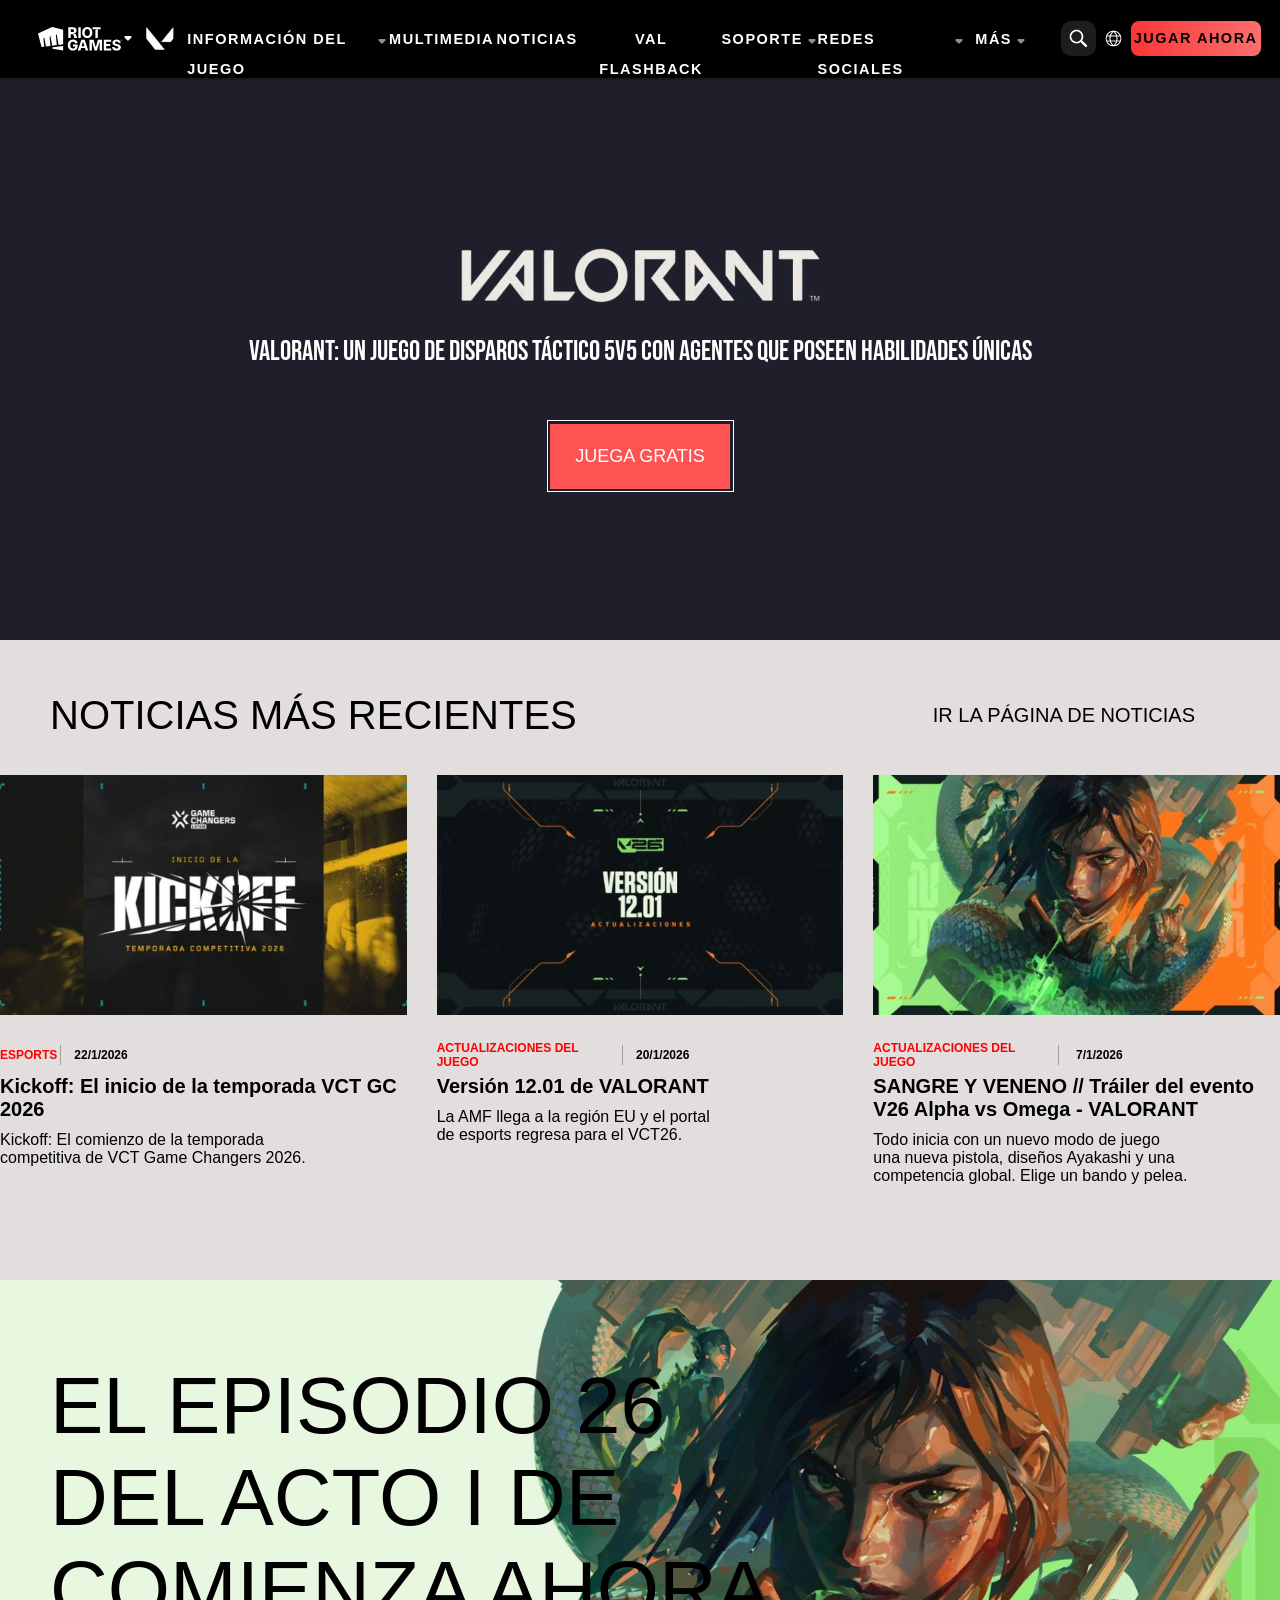
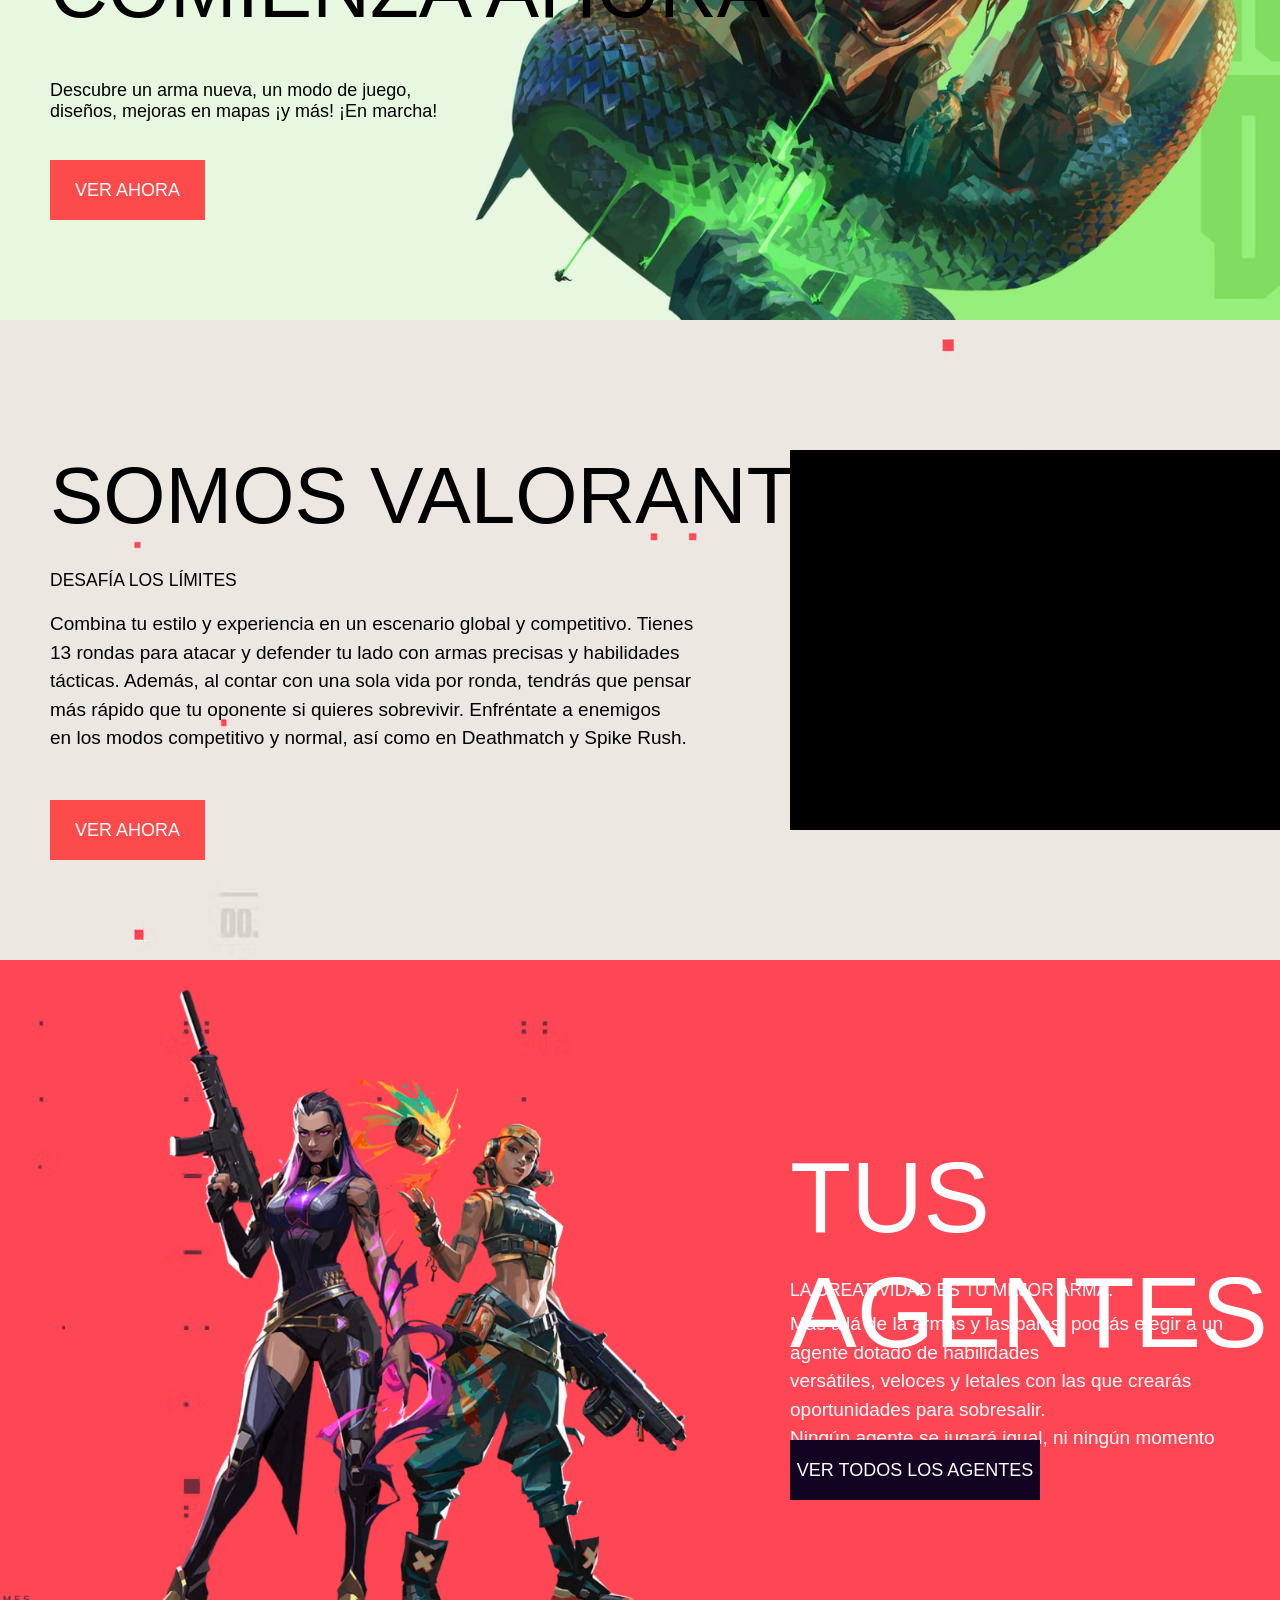
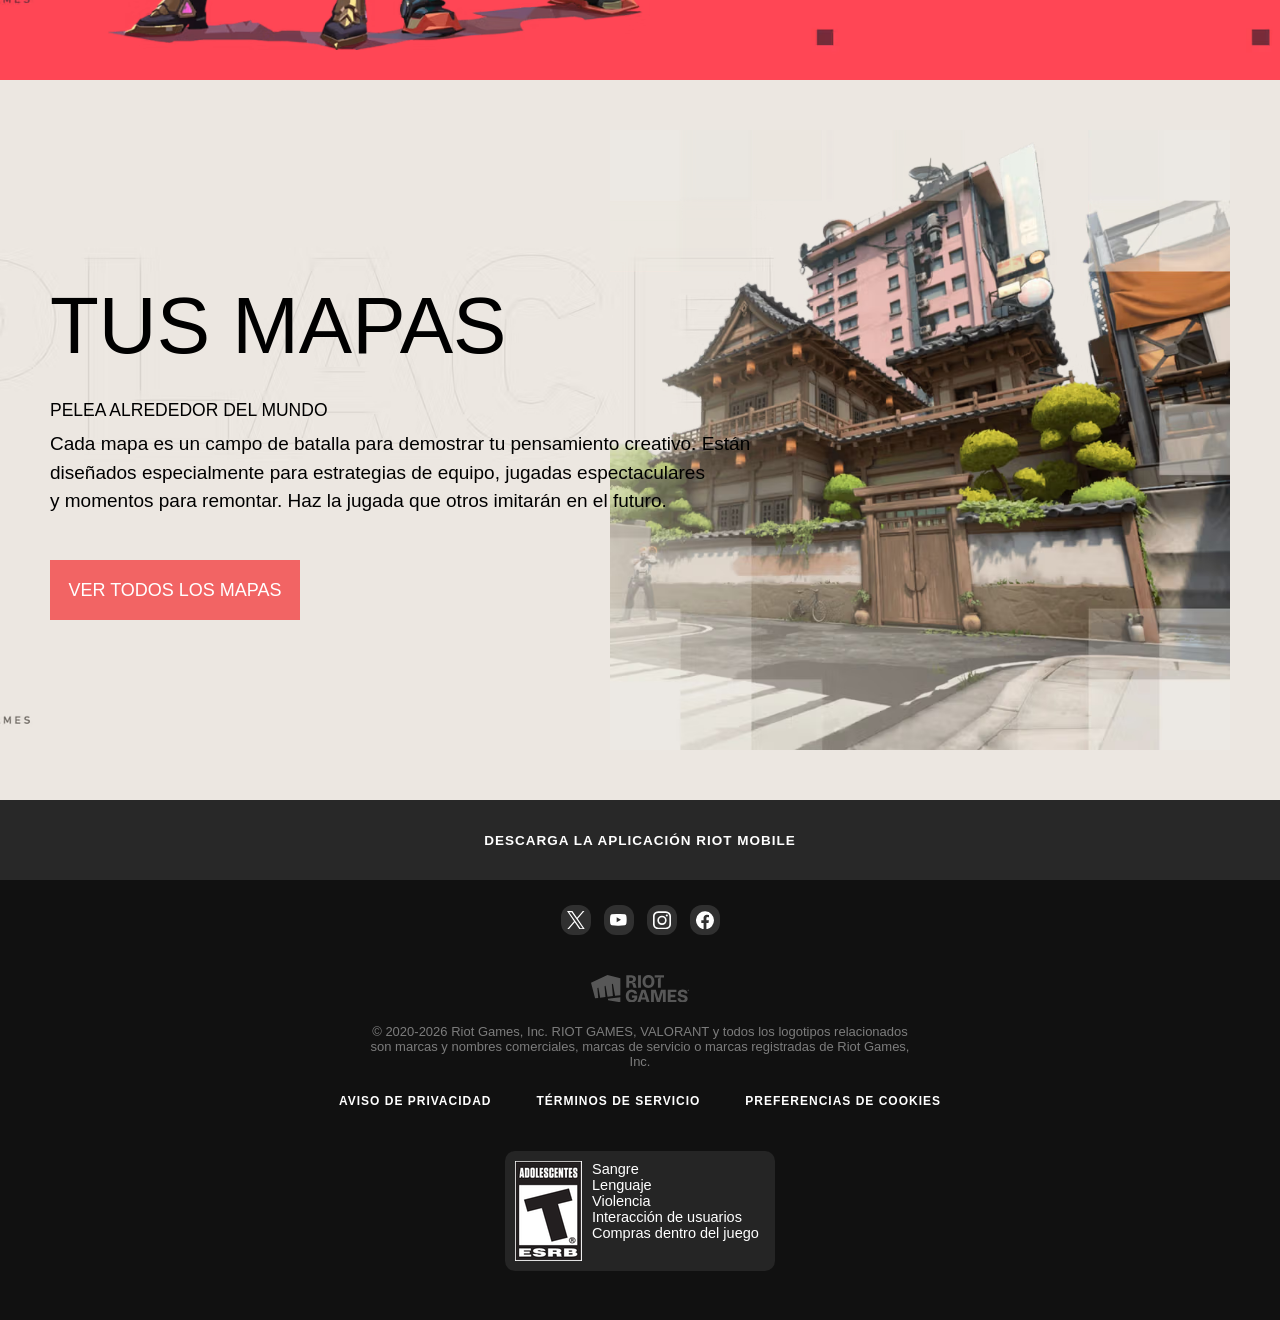
<file: VALORANT/valorantmejorado.html>
<!DOCTYPE html>
<html lang="en">

<head>
  <meta charset="UTF-8">
  <meta name="viewport" content="width=device-width, initial-scale=1.0">
  <title>VALORANT</title>
  <link href="https://fonts.googleapis.com/css2?family=Bebas+Neue&display=swap" rel="stylesheet">

</head>
<style>
  html,
  body {
    margin: 0;
    background-color: rgb(40, 40, 40);
  }

  .header {
    width: 100%;
    height: 80px;
    background-color: rgba(0, 0, 0, 0.31);

    position: fixed;
    top: 0;
    left: 0;
    display: flex;
    z-index: 1000;
  }

  .mesa {
    width: 100%;
    height: 77.5px;
    background-color: black;

    display: flex;
  }

  /*--------------------------------------*/
  .v-mark {
    width: 100%;
    height: 640px;
    background-color: rgb(37, 37, 42);

    overflow: hidden;

    position: relative;

    display: flex;
    justify-content: center;
  }

  #video-val {
    width: 100%;
    height: 100%;

    object-fit: cover;
    transform: scale(1);

    position: absolute;
    top: 30px;

    position: relative;
  }

  #l-opaco {
    position: absolute;
    width: 100%;
    height: 560px;
    background-color: rgba(21, 23, 44, 0.418);

    top: 80px;
    left: 0;
  }

  #titulo-video {
    position: absolute;
    background-color: rgba(255, 255, 255, 0);

    width: 100%;

    top: 240px;
    display: flex;
    justify-content: center;
  }

  #subtitulo-video {
    position: absolute;
    background-color: rgba(0, 0, 0, 0);

    color: white;

    top: 335px;

    font-family: "Bebas Neue", sans-serif;
    font-size: 27.5px;
    font-weight: 500;
    letter-spacing: 0px;
  }

  #down-video {
    width: 185px;
    height: 70px;
    background-color: rgba(0, 0, 0, 0);

    position: absolute;
    top: 420px;

    border: 1px solid white;

    display: flex;
    align-items: center;
    justify-content: center;

    cursor: pointer;
  }

  #centro-video {
    width: 180px;
    height: 65px;
    background-color: rgb(255, 83, 83);

    text-align: center;
    line-height: 65px;

    font-family: 'Franklin Gothic Medium', 'Arial Narrow', Arial, sans-serif;
    font-size: 18px;
    color: white
  }

  #centro-video:hover {
    background-color: rgb(255, 255, 255);
    color: black;
  }

  /*--------------------------------------*/
  .news {
    width: 100%;
    height: 640px;
    background-color: rgb(226, 222, 222);

    flex-direction: column;
    display: flex;
  }

  .texto {
    width: 100%;
    height: 40px;
    background-color: rgba(165, 42, 42, 0);

    margin-top: 55px;

    display: flex;
    justify-content: space-between;
    align-items: center;
  }

  .t1-n {
    font-family: Impact, Haettenschweiler, 'Arial Narrow Bold', sans-serif;
    margin-left: 50px;
    font-size: 40px;
  }

  .t2-n {
    font-family: 'Gill Sans', 'Gill Sans MT', Calibri, 'Trebuchet MS', sans-serif;
    margin-right: 85px;
    font-size: 20px;

    cursor: pointer;
    transition: color 0.3s ease;
  }

  .t2-n:hover {
    color: rgba(128, 128, 128, 0.649);
  }

  .img-actus {
    width: 100%;
    height: 450px;

    background-color: rgba(165, 42, 42, 0);
    margin-top: 40px;

    display: flex;
    justify-content: center;

    gap: 30px;
  }

  .cont1 {
    width: 450px;
    height: 450px;
    background-color: rgba(0, 0, 0, 0);

    flex-direction: column;
    display: flex;

    font-family: 'Segoe UI', Tahoma, Geneva, Verdana, sans-serif;

    gap: 10px;

    cursor: pointer;
  }

  .img-a {
    width: 100%;
    height: 240px;
    background-color: rgb(40, 40, 40);

    overflow: hidden;
  }

  .n1 {
    width: 100%;
    height: 100%;
    object-fit: cover;
    transform: scale(1);

    transition: transform 0.3s ease;
  }

  .n2 {
    width: 100%;
    height: 100%;
    object-fit: cover;
    transform: scale(1);

    transition: transform 0.3s ease;
  }

  .n3 {
    width: 100%;
    height: 100%;
    object-fit: cover;
    transform: scale(1);

    transition: transform 0.3s ease;
  }

  .n1:hover,
  .n2:hover,
  .n3:hover {
    transform: scale(1.1);
  }

  .tx1 {
    width: 100%;
    height: 20px;
    background-color: rgba(72, 72, 72, 0);

    margin-top: 20px;

    display: flex;

    font-size: 12px;
    font-weight: bold;
  }

  .red-t {
    width: 60px;
    height: 20px;
    background-color: rgba(0, 0, 0, 0);

    color: red;

    border-right: 1px solid rgb(160, 160, 160);

    display: flex;
    align-items: center;
  }

  .red-t2 {
    width: 185px;
    height: 20px;
    background-color: rgba(0, 0, 0, 0);

    color: red;

    border-right: 1px solid rgb(160, 160, 160);

    display: flex;
    align-items: center;
  }

  .black-t {
    width: 80px;
    height: 20px;
    background-color: rgba(0, 0, 0, 0);

    display: flex;
    align-items: center;
    justify-content: center;

    color: black;
  }

  .tx2 {
    width: 100%;
    background-color: rgba(0, 0, 0, 0);

    font-size: 20px;

    font-weight: bold;
  }

  .tx3 {
    width: 100%;
    height: 50px;
    background-color: rgba(0, 0, 0, 0);

    font-size: 16px;
  }

  /*--------------------------------------*/
  .actus {
    width: 100%;
    height: 640px;
    background-color: rgb(82, 118, 82);

    overflow: hidden;

    position: relative;
  }

  .img-viper {
    width: 100%;
    height: 100%;
    object-fit: cover;
    transform: scale(1);
  }

  .ac-t1 {
    position: absolute;
    top: 80px;
    left: 50px;

    font-family: Impact, Haettenschweiler, 'Arial Narrow Bold', sans-serif;
    font-size: 80px;
  }

  .ac-t2 {
    position: absolute;
    top: 400px;
    left: 50px;

    font-family: 'Franklin Gothic Medium', 'Arial Narrow', Arial, sans-serif;
    font-size: 18px;
  }

  .b-a {
    width: 155px;
    height: 60px;
    background-color: rgb(253, 75, 75);

    position: absolute;
    top: 480px;
    left: 50px;
    transition: 0.5s;

    display: flex;
    align-items: center;
    justify-content: center;

    color: white;

    font-family: 'Franklin Gothic Medium', 'Arial Narrow', Arial, sans-serif;
    font-size: 18px;

    cursor: pointer;
  }

  .b-a:hover {
    background-color: black;
  }

  /*--------------------------------------*/
  .bio {
    width: 100%;
    height: 640px;
    background-color: rgb(226, 222, 222);

    overflow: hidden;
    position: relative;
  }

  .img-bio {
    width: 100%;
    height: 100%;
    object-fit: cover;
    transform: scale(1);
  }

  .b-t1 {
    position: absolute;
    top: 130px;
    left: 50px;

    font-family: Impact, Haettenschweiler, 'Arial Narrow Bold', sans-serif;
    font-size: 80px;
  }

  .b-t2 {
    position: absolute;
    top: 250px;
    left: 50px;

    font-family: 'Franklin Gothic Medium', 'Arial Narrow', Arial, sans-serif;
    font-size: 17.5px;
  }

  .b-t3 {
    position: absolute;
    top: 290px;
    left: 50px;

    font-family: 'Gill Sans', 'Gill Sans MT', Calibri, 'Trebuchet MS', sans-serif;
    font-size: 19px;

    line-height: 1.5;
  }

  #b-v-bio {
    position: absolute;
    width: 670px;
    height: 380px;
    background-color: black;

    top: 130px;
    left: 790px;

    overflow: hidden;
  }

  #video-bio {
    width: 100%;
    height: 100%;

    object-fit: cover;
    transform: scale(1);
  }

  #sintacto {
    position: absolute;
    width: 670px;
    height: 380px;
    background-color: rgba(0, 0, 0, 0);

    top: 130px;
    left: 790px;

    z-index: 2000;
  }

  /*--------------------------------------*/
  .who {
    width: 100%;
    height: 720px;
    background-color: rgb(242, 100, 100);

    overflow: hidden;
    position: relative;
  }

  .img-who {
    width: 100%;
    height: 100%;
    object-fit: cover;
    transform: scalex(1.07)
  }

  .img-who2 {
    position: absolute;
    width: 660px;
    height: auto;
    top: 30px;
    left: 50px;
  }

  .w-t1 {
    position: absolute;
    color: white;

    top: 180px;
    left: 790px;

    font-family: Impact, Haettenschweiler, 'Arial Narrow Bold', sans-serif;
    font-size: 100px;
  }

  .w-t2 {
    position: absolute;
    color: white;

    top: 320px;
    left: 790px;

    font-family: 'Franklin Gothic Medium', 'Arial Narrow', Arial, sans-serif;
    font-size: 17.5px;
  }

  .w-t3 {
    position: absolute;
    color: white;

    top: 350px;
    left: 790px;

    font-family: 'Gill Sans', 'Gill Sans MT', Calibri, 'Trebuchet MS', sans-serif;
    font-size: 19px;
    line-height: 1.5;
  }

  .b-w {
    width: 250px;
    height: 60px;
    background-color: rgb(18, 3, 34);

    position: absolute;
    top: 480px;
    left: 790px;
    transition: 0.5s;

    display: flex;
    align-items: center;
    justify-content: center;

    color: white;

    font-family: 'Franklin Gothic Medium', 'Arial Narrow', Arial, sans-serif;
    font-size: 18px;

    cursor: pointer;
  }

  .b-w:hover {
    background-color: rgb(255, 255, 255);
    color: black;
  }

  /*--------------------------------------*/
  .maps {
    width: 100%;
    height: 720px;
    background-color: rgb(226, 222, 222);
    overflow: hidden;

    position: relative;
  }

  .img-maps {
    width: 100%;
    height: 100%;
    object-fit: cover;
    transform: scalex(1.07);
  }

  .img-maps2 {
    position: absolute;
    width: auto;
    height: 620px;

    top: 50px;
    right: 50px;
  }

  .m-t1 {
    position: absolute;
    top: 200px;
    left: 50px;

    font-family: Impact, Haettenschweiler, 'Arial Narrow Bold', sans-serif;
    font-size: 80px;
  }

  .m-t2 {
    position: absolute;
    top: 320px;
    left: 50px;

    font-family: 'Franklin Gothic Medium', 'Arial Narrow', Arial, sans-serif;
    font-size: 17.5px;
  }

  .m-t3 {
    position: absolute;
    top: 350px;
    left: 50px;

    font-family: 'Gill Sans', 'Gill Sans MT', Calibri, 'Trebuchet MS', sans-serif;
    font-size: 19px;
    line-height: 1.5;
  }

  .b-maps {
    width: 250px;
    height: 60px;
    background-color: rgb(242, 100, 100);

    position: absolute;
    top: 480px;
    left: 50px;
    transition: 0.5s;

    display: flex;
    align-items: center;
    justify-content: center;

    color: rgb(255, 255, 255);

    font-family: 'Franklin Gothic Medium', 'Arial Narrow', Arial, sans-serif;
    font-size: 18px;

    cursor: pointer;
  }

  .b-maps:hover {
    background-color: rgb(0, 0, 0);
  }

  /*--------------------------------------*/
  .down {
    width: 100%;
    height: 80px;
    background-color: rgb(40, 40, 40);

    display: flex;
    align-items: center;
    justify-content: center;
  }

  .b-down {
    width: 330px;
    height: 30px;
    background-color: rgb(40, 40, 40);

    color: white;
    font-family: 'Segoe UI', Tahoma, Geneva, Verdana, sans-serif;
    font-weight: 700;
    font-size: 13.5px;

    letter-spacing: 1px;

    display: flex;
    align-items: center;
    justify-content: center;

    transition: background-color 0.3s ease, border-radius 0.3s ease;

    cursor: pointer;
  }

  .b-down:hover {
    background-color: rgba(141, 141, 141, 0.215);
    border-radius: 10px;
  }

  /*--------------------------------------*/
  .contac {
    width: 100%;
    height: 440px;
    background-color: rgb(17, 17, 17);

    display: flex;
    flex-direction: column;

  }

  #fr-redes {
    width: 100%;
    height: 80px;
    background-color: rgba(255, 255, 255, 0);

    display: flex;
    align-items: center;
    justify-content: center;

    gap: 13px;
  }

  .fondos-con {
    width: 30px;
    height: 30px;
    background-color: rgba(128, 128, 128, 0.282);

    border-radius: 12px;

    overflow: hidden;

    cursor: pointer;

    display: flex;
    align-items: center;
    justify-content: center;
  }

  #svg-red {
    fill: rgb(255, 255, 255);
    fill-rule: evenodd;
  }

  #log-contac {
    background-color: rgba(207, 207, 207, 0);

    display: flex;
    align-items: center;
    justify-content: center;

    padding: 15px 0;
  }

  #svg-con {
    fill: rgba(255, 255, 255, 0.296);
  }

  #m-svg:hover #svg-con {
    fill: white;
  }

  #t-contac {
    width: 100%;
    height: 50px;
    background-color: rgba(194, 194, 194, 0);

    display: flex;
    align-items: center;
    justify-content: center;

    cursor: default;
  }

  #mesa-t-c {
    width: 560px;
    font-family: 'Segoe UI', Tahoma, Geneva, Verdana, sans-serif;
    font-size: 13px;
    font-weight: 500;

    color: rgba(255, 255, 255, 0.451);

    text-align: center;
  }

  #trb-contac {
    width: 100%;
    height: 60px;
    background-color: rgba(148, 148, 148, 0);

    display: flex;
    align-items: center;
    justify-content: center;

    gap: 5px;

    cursor: pointer;
  }

  .b-3-con {
    background-color: rgba(128, 128, 128, 0);

    transition: background-color 0.3s ease, border-radius 0.3s ease;

    text-align: center;
    line-height: auto;

    padding: 4px 20px;

    font-family: 'Segoe UI', Tahoma, Geneva, Verdana, sans-serif;
    font-size: 12px;
    font-weight: 700;

    border-radius: 0px;

    color: white;

    letter-spacing: 1px;
  }

  .b-3-con:hover {
    background-color: rgba(128, 128, 128, 0.29);
    border-radius: 8px;
  }

  #img-contac {
    width: 100%;
    height: 190px;
    background-color: rgba(82, 82, 82, 0);

    display: flex;
    justify-content: center;

    box-sizing: border-box;
    padding-top: 20px;
  }

  #m-img-con {
    width: 270px;
    height: 120px;
    background-color: rgb(37, 37, 37);

    border-radius: 10px;

    display: flex;
    box-sizing: border-box;
    padding: 10px;

    gap: 10px;
  }

  #img-con {
    transform: scale(1);
    cursor: pointer;
  }

  #t-img-con {
    color: white;

    font-family: 'Segoe UI', Tahoma, Geneva, Verdana, sans-serif;
    font-size: 14.5px;
    font-weight: 500;

    cursor: default;
  }

  /*--------------------------------------*/
  .n-logo {
    width: 140px;
    height: 77.5px;
    background-color: rgba(255, 255, 255, 0);

    display: flex;
    align-items: center;

    box-sizing: border-box;
    padding-left: 38px;
    padding-top: 5px;
  }

  #b-nombre {
    background-color: rgba(63, 63, 63, 0);

    display: flex;
    justify-content: center;

    gap: 2px;
  }

  #svg-nombre {
    fill: white;
  }

  #b-nombre:hover #svg-nombre {
    fill: rgb(255, 0, 0);
  }

  #svg-des {
    fill: white;
  }

  #b-nombre:hover #svg-des {
    fill: rgb(255, 0, 0);
  }

  /*--------------------------------------*/
  .logo {
    width: 65px;
    height: 77.5px;
    background-color: rgba(213, 213, 213, 0);

    display: flex;
    align-items: center;

    box-sizing: border-box;
    padding-left: 8px;
  }

  #b-logo {
    width: 40px;
    height: 40px;
    background-color: rgba(122, 122, 122, 0);

    overflow: hidden;

    cursor: pointer;
  }

  #img-logo {
    width: 100%;
    height: 100%;

    object-fit: cover;
    transform: scale(1);
  }

  /*--------------------------------------*/
  .info {
    width: 240px;
    height: 77.5px;
    background-color: rgb(0, 0, 0);

    display: flex;
    align-items: center;
    justify-content: center;

    flex-direction: column;

    position: relative;
    cursor: pointer;

    box-sizing: border-box;
  }

  .son {
    width: 95%;
    height: 30px;
    color: white;
    background-color: rgb(0, 0, 0);

    transition: color 0.3s ease;

    text-align: center;
    line-height: 30px;

    font-family: 'Gill Sans', 'Gill Sans MT', Calibri, 'Trebuchet MS', sans-serif;
    font-optical-sizing: auto;
    font-weight: 400;
    font-style: normal;

    font-size: 14.5px;
    font-weight: 600;

    border-radius: 8px;

    letter-spacing: 1.5px;
  }

  .info:hover .son {
    background-color: rgb(50, 50, 50);
    color: rgb(255, 83, 83);
  }

  .Des-val {
    width: 100%;
    height: 30px;
    color: white;
    background-color: rgba(255, 255, 255, 0);

    transition: color 0.3s ease;

    font-family: 'Gill Sans', 'Gill Sans MT', Calibri, 'Trebuchet MS', sans-serif;
    font-optical-sizing: auto;
    font-weight: 400;
    font-style: normal;

    font-size: 14.5px;
    font-weight: 600;

    border-radius: 8px;

    letter-spacing: 1.5px;

    display: flex;
    justify-content: center;
    line-height: 30px;

    gap: 5px;

    fill: rgba(255, 255, 255, 0.559);
  }

  .info:hover .Des-val {
    background-color: rgb(50, 50, 50);
    color: rgb(255, 83, 83);

    fill: white;
  }

  .barra {
    width: 100%;
    height: 5px;
    background-color: rgba(255, 83, 83, 0);

    position: absolute;
    top: 66.5px;

    border-radius: 5px;
  }

  .info:hover .barra {
    background-color: rgb(255, 83, 83);
  }

  .op {
    position: absolute;
    top: 71.5px;
    left: 0;
    padding: 0;
    margin: 0;

    background-color: rgb(40, 40, 40);
    list-style: none;

    display: none;

    width: 200px;


    box-sizing: border-box;
    padding-left: 20px;
    padding-top: 15px;
    padding-bottom: 5px;
  }

  .info:hover .op {
    display: block;
  }

  .op>li>a {
    width: 145px;

    background-color: rgba(128, 128, 128, 0);

    text-decoration: none;
    color: rgb(211, 211, 211);

    display: block;
    padding-left: 15px;
    padding-top: 8px;
    padding-bottom: 8px;
    line-height: 1;
    margin-bottom: 10px;

    font-family: 'Gill Sans', 'Gill Sans MT', Calibri, 'Trebuchet MS', sans-serif;
    font-size: 14.5px;
    font-weight: 600;

    border-radius: 8px;

    letter-spacing: 1px;
  }

  .op>li>a:hover {
    background-color: rgba(128, 128, 128, 0.453);
    color: rgb(255, 255, 255);
  }

  /*--------------------------------------*/
  .multi {
    width: 126px;
    height: 77.5px;
    background-color: rgba(158, 158, 158, 0);

    display: flex;
    align-items: center;
    justify-content: center;

    flex-direction: column;

    position: relative;
    cursor: pointer;

    box-sizing: border-box;
  }

  .multi:hover .son {
    background-color: rgb(50, 50, 50);
    color: rgb(255, 83, 83);
  }

  .multi:hover .barra {
    background-color: rgb(255, 83, 83);
  }

  /*--------------------------------------*/
  .noti {
    width: 110px;
    height: 77.5px;
    background-color: rgba(135, 135, 135, 0);

    display: flex;
    align-items: center;
    justify-content: center;

    flex-direction: column;

    position: relative;
    cursor: pointer;

    box-sizing: border-box;
  }

  .noti:hover .son {
    background-color: rgb(50, 50, 50);
    color: rgb(255, 83, 83);
  }

  .noti:hover .barra {
    background-color: rgb(255, 83, 83);
  }

  /*--------------------------------------*/
  .flash {
    width: 165px;
    height: 77.5px;
    background-color: rgba(107, 107, 107, 0);

    display: flex;
    align-items: center;
    justify-content: center;

    flex-direction: column;

    position: relative;
    cursor: pointer;

    box-sizing: border-box;
  }

  .flash:hover .son {
    background-color: rgb(50, 50, 50);
    color: rgb(255, 83, 83);
  }

  .flash:hover .barra {
    background-color: rgb(255, 83, 83);
  }

  /*--------------------------------------*/
  .sup {
    width: 118px;
    height: 77.5px;
    background-color: rgba(81, 81, 81, 0);

    display: flex;
    align-items: center;
    justify-content: center;

    flex-direction: column;

    position: relative;
    cursor: pointer;

    box-sizing: border-box;
  }

  .barra-02 {
    width: 200px;
    height: 5px;
    background-color: rgba(255, 83, 83, 0);

    position: absolute;
    top: 66.5px;
    left: 0;

    border-radius: 5px;

    display: none;
  }

  .sup:hover .Des-val {
    background-color: rgb(50, 50, 50);
    color: rgb(255, 83, 83);

    fill: white;
  }

  .sup:hover .barra-02 {
    display: block;
    background-color: rgb(255, 83, 83);
  }

  .sup:hover .op {
    display: block;
  }

  .op>li>a:hover {
    background-color: rgba(128, 128, 128, 0.453);
    color: rgb(255, 255, 255);
  }

  #p-es {
    line-height: 1;
  }

  /*--------------------------------------*/
  .red {
    width: 175px;
    height: 77.5px;
    background-color: rgba(54, 54, 54, 0);

    display: flex;
    align-items: center;
    justify-content: center;

    flex-direction: column;

    position: relative;
    cursor: pointer;

    box-sizing: border-box;
  }

  .red:hover .Des-val {
    background-color: rgb(50, 50, 50);
    color: rgb(255, 83, 83);

    fill: white;
  }

  .red:hover .barra-02 {
    display: block;
    background-color: rgb(255, 83, 83);
  }

  .red:hover .op {
    display: block;
  }

  .op>li>a:hover {
    background-color: rgba(128, 128, 128, 0.453);
    color: rgb(255, 255, 255);
  }

  /*--------------------------------------*/
  .mas {
    width: 90px;
    height: 77.5px;
    background-color: rgba(46, 46, 46, 0);

    display: flex;
    align-items: center;
    justify-content: center;

    flex-direction: column;

    position: relative;
    cursor: pointer;

    box-sizing: border-box;
  }

  .mas:hover .Des-val {
    background-color: rgb(50, 50, 50);
    color: rgb(255, 83, 83);

    fill: white;
  }

  .mas:hover .barra-02 {
    display: block;
    background-color: rgb(255, 83, 83);
  }

  .mas:hover .op {
    display: block;
  }

  .op>li>a:hover {
    background-color: rgba(128, 128, 128, 0.453);
    color: rgb(255, 255, 255);
  }

  /*--------------------------------------*/
  .buscar {
    width: 70px;
    height: 77.5px;
    background-color: rgba(37, 37, 37, 0);

    display: flex;
    align-items: center;

    justify-content: flex-end;
  }

  #b-bus {
    width: 35px;
    height: 35px;
    background-color: rgba(128, 128, 128, 0.223);

    border-radius: 10px;

    overflow: hidden;
  }

  #img-lupa {
    width: 100%;
    height: 100%;

    object-fit: cover;
    transform: scale(0.5);
  }

  /*--------------------------------------*/
  .idioma {
    width: 40px;
    height: 77.5px;
    background-color: rgba(81, 81, 81, 0);

    display: flex;
    align-items: center;
    justify-content: center;
  }

  #b-idi {
    width: 35px;
    height: 35px;
    background-color: rgba(128, 128, 128, 0);

    border-radius: 8px;

    overflow: hidden;

    cursor: pointer;
  }

  #b-idi:hover {
    background-color: rgba(128, 128, 128, 0);
  }

  #img-blogo {
    width: 100%;
    height: 100%;

    object-fit: cover;
    transform: scale(0.5);
  }

  /*--------------------------------------*/
  .insta {
    width: 180px;
    height: 77.5px;
    background-color: rgba(102, 102, 102, 0);

    display: flex;
    align-items: center;

  }

  #b-ins {
    width: 130px;
    height: 35px;
    background: linear-gradient(to right, rgb(252, 53, 53), rgba(252, 112, 112, 0.996));
    color: black;

    border-radius: 8px;

    text-align: center;
    line-height: 35px;

    font-family: 'Gill Sans', 'Gill Sans MT', Calibri, 'Trebuchet MS', sans-serif;
    font-optical-sizing: auto;
    font-weight: 400;
    font-style: normal;

    font-size: 14.5px;
    font-weight: 600;

    letter-spacing: 1.5px;
  }

  #b-ins:hover {
    color: white;
  }
</style>

<body>
  <div class="header">
    <div class="mesa">
      <div class="n-logo">
        <div id="b-nombre">
          <div id="m-svg">
            <svg id="svg-nombre" width="83.99" height="23.6" viewBox="0 0 587.93 165">
              <path
                d="M98.77.33 0 46.07l24.61 93.66 18.73-2.3-5.15-58.89 6.15-2.74L54.96 136l32.01-3.93-5.69-65 6.09-2.71 11.68 66.23 32.38-3.98-6.23-71.25 6.16-2.74 12.77 72.43 32.01-3.93V19.71L98.77.33zm2.32 142.05 1.63 9.22 73.42 12.24v-30.68l-75.01 9.22h-.04zm144.49-19.22v12.63h15.57a14.84 14.84 0 0 1-1.92 7.31 13 13 0 0 1-5.6 5.11 20 20 0 0 1-8.9 1.8 17.53 17.53 0 0 1-10-2.8 17.87 17.87 0 0 1-6.44-8.14 33.06 33.06 0 0 1-2.27-12.93 31.81 31.81 0 0 1 2.32-12.81 18.14 18.14 0 0 1 6.5-8 17.27 17.27 0 0 1 9.82-2.78 19.31 19.31 0 0 1 5.36.71 14.15 14.15 0 0 1 4.33 2.09 12.92 12.92 0 0 1 3.18 3.29 15.61 15.61 0 0 1 2 4.44h17.27a27.22 27.22 0 0 0-3.46-10.28 28.84 28.84 0 0 0-7.05-8.1 32.6 32.6 0 0 0-9.91-5.29 37.91 37.91 0 0 0-12.06-1.86 37.32 37.32 0 0 0-14 2.6 32.6 32.6 0 0 0-11.36 7.61 35 35 0 0 0-7.61 12.21 46.15 46.15 0 0 0-2.73 16.44q0 11.94 4.54 20.59a32.4 32.4 0 0 0 12.69 13.27 39.84 39.84 0 0 0 35.84.84 28.39 28.39 0 0 0 11.67-11q4.25-7.19 4.24-17.2v-9.76Zm215.03 40.81V88.53h51.67v13.96h-34.62v16.76h27.99v13.96h-27.99v16.8h34.7v13.96h-51.75zm101.83-53.3a9 9 0 0 0-3.54-6.64c-2.09-1.59-5-2.38-8.69-2.38a16.63 16.63 0 0 0-6.26 1 8.62 8.62 0 0 0-3.83 2.78 6.74 6.74 0 0 0-1.33 4 6.2 6.2 0 0 0 .79 3.29 7.27 7.27 0 0 0 2.4 2.45 16.54 16.54 0 0 0 3.7 1.79 40.14 40.14 0 0 0 4.64 1.31l6.63 1.54a47.19 47.19 0 0 1 9.45 3.08 27.46 27.46 0 0 1 7.2 4.68 18.84 18.84 0 0 1 4.58 6.39 20.37 20.37 0 0 1 1.61 8.29 20.65 20.65 0 0 1-3.54 12.11 22.56 22.56 0 0 1-10.15 7.85 41.31 41.31 0 0 1-15.93 2.76 42.69 42.69 0 0 1-16.17-2.81 23.22 23.22 0 0 1-10.72-8.48q-3.83-5.66-4-14.12h16.43a10.68 10.68 0 0 0 7.05 9.94 19.37 19.37 0 0 0 7.24 1.26 18.44 18.44 0 0 0 6.66-1.09 10 10 0 0 0 4.33-3 7.22 7.22 0 0 0 1.57-4.48 6.16 6.16 0 0 0-1.42-4 10.86 10.86 0 0 0-4.14-2.81 42.07 42.07 0 0 0-6.89-2.14l-8.07-1.95q-9.65-2.3-15.23-7.26t-5.54-13.44a19.86 19.86 0 0 1 3.72-12.12 24.74 24.74 0 0 1 10.33-8.11 36.74 36.74 0 0 1 15-2.91 35.62 35.62 0 0 1 14.92 2.91 23.43 23.43 0 0 1 9.91 8.14 21.54 21.54 0 0 1 3.6 12.12Zm-113.99 53.3h-16.87v-57.35l-1.73-.02-17.04 57.37h-16.86l-16.58-57.37-2.15.02v57.35h-16.87V88.53h28.67l14.48 50.56h1.75l14.48-50.56h28.72v75.44zm-114.66 0h18.27l-25.33-75.43h-23.15l-25.37 75.43h18.3l4.93-16.54h27.42Zm-28.43-29.7 8.22-27.65h3.1l8.26 27.65Zm278.58-37.76a4 4 0 0 1-3.67-2.44 4 4 0 0 1 0-3.1 4 4 0 0 1 .85-1.27 4.25 4.25 0 0 1 1.27-.86 4.15 4.15 0 0 1 3.1 0 4.13 4.13 0 0 1 1.27.86 4.08 4.08 0 0 1 .86 1.27 4 4 0 0 1 0 3.1 4.08 4.08 0 0 1-.86 1.27 4 4 0 0 1-1.27.86 4 4 0 0 1-1.55.31Zm0-1.09a2.84 2.84 0 0 0 1.47-.39 2.94 2.94 0 0 0 1.05-1 2.93 2.93 0 0 0 0-2.92 3 3 0 0 0-1.06-1 2.93 2.93 0 0 0-2.92 0 3 3 0 0 0-1 1 2.86 2.86 0 0 0 0 2.92 3 3 0 0 0 1 1 2.83 2.83 0 0 0 1.46.39Zm-1.46-1.15V90.6h1.78a1.52 1.52 0 0 1 .69.15 1.13 1.13 0 0 1 .47.42 1.24 1.24 0 0 1 .17.66 1.16 1.16 0 0 1-.18.66 1 1 0 0 1-.48.41 1.56 1.56 0 0 1-.7.14h-1.2v-.72h1a.52.52 0 0 0 .36-.12.5.5 0 0 0 .14-.37.47.47 0 0 0-.14-.37.52.52 0 0 0-.36-.12h-.55v2.93Zm2.39-1.68.82 1.68h-1.11l-.75-1.68ZM282.41 1.03h17.05v75.44h-17.05zm98.02 37.72q0 12.42-4.71 21a32.67 32.67 0 0 1-12.79 13.17 38.57 38.57 0 0 1-36.31 0 32.75 32.75 0 0 1-12.79-13.2q-4.71-8.66-4.71-21t4.71-21.05a32.67 32.67 0 0 1 12.75-13.14 38.65 38.65 0 0 1 36.31 0 32.67 32.67 0 0 1 12.79 13.17q4.71 8.64 4.71 21.05m-17.35 0a33.35 33.35 0 0 0-2.23-13 17.47 17.47 0 0 0-6.33-8 18.57 18.57 0 0 0-19.45 0 17.57 17.57 0 0 0-6.35 8 38.59 38.59 0 0 0 0 26 17.49 17.49 0 0 0 6.35 8 18.57 18.57 0 0 0 19.45 0 17.39 17.39 0 0 0 6.33-8 33.4 33.4 0 0 0 2.23-13M246.58 50.17l8.76 26.3h18.71l-9.74-28.33h-13.23l-.79-2.44c2.52-.49 6.83-1.25 10.65-3.85a20 20 0 0 0 8.75-16.39 24.15 24.15 0 0 0-3.26-12.75 21.9 21.9 0 0 0-9.36-8.64 32.56 32.56 0 0 0-14.64-3H212v75.4h17.06v-26.3Zm-.32-15.61a19.35 19.35 0 0 1-7.26 1.18h-9.94V14.88h9.91a18.68 18.68 0 0 1 7.25 1.24 9.12 9.12 0 0 1 4.4 3.7 10 10 0 0 1 1.5 5.64 9.65 9.65 0 0 1-1.48 5.55 8.86 8.86 0 0 1-4.38 3.55M382.04 1.03v14h29.3l.8 2.45c-2.48.48-6.67 1.22-10.43 3.7v55.31h16.87v-61.5h19.62v-14Z"
                id="riot-games">
              </path>
            </svg>
          </div>
          <div id="svg-des">
            <svg width="8" height="5" viewBox="0 0 8 5">
              <path
                d="m.707 1.707 2.586 2.586a1 1 0 0 0 1.414 0l2.586-2.586C7.923 1.077 7.477 0 6.586 0H1.414C.524 0 .077 1.077.707 1.707Z">
              </path>
            </svg>
          </div>
        </div>
      </div>

      <div class="logo">
        <div id="b-logo">
          <img id="img-logo" src="logob.png" alt="">
        </div>

      </div>

      <div class="info">
        <div class="Des-val">
          <div>INFORMACIÓN DEL JUEGO</div>
          <div id="svg-info">
            <svg width="8" height="5" viewBox="0 0 8 5">
              <path
                d="m.707 1.707 2.586 2.586a1 1 0 0 0 1.414 0l2.586-2.586C7.923 1.077 7.477 0 6.586 0H1.414C.524 0 .077 1.077.707 1.707Z">
              </path>
            </svg>
          </div>
        </div>
        <div class="barra"></div>
        <ul class="op">
          <li><a href="#">AGENTES</a></li>
          <li><a href="#">MAPAS</a></li>
          <li><a href="#">ARSENAL</a></li>
          <li><a href="#">PREMIER</a></li>
        </ul>
      </div>

      <div class="multi">
        <div class="son">MULTIMEDIA</div>
        <div class="barra"></div>
      </div>

      <div class="noti">
        <div class="son">NOTICIAS</div>
        <div class="barra"></div>
      </div>

      <div class="flash">
        <div class="son">VAL FLASHBACK</div>
        <div class="barra"></div>
      </div>

      <div class="sup">
        <div class="Des-val">
          <div>SOPORTE</div>
          <div id="svg-info">
            <svg width="8" height="5" viewBox="0 0 8 5">
              <path
                d="m.707 1.707 2.586 2.586a1 1 0 0 0 1.414 0l2.586-2.586C7.923 1.077 7.477 0 6.586 0H1.414C.524 0 .077 1.077.707 1.707Z">
              </path>
            </svg>
          </div>
        </div>
        <div class="barra-02"></div>
        <ul class="op">
          <li><a href="#">ESPECIFICACIONES</a></li>
          <li><a href="#">SOPORTE</a></li>
          <li><a id="p-es" href="#">Código De La Comunidad</a></li>
        </ul>
      </div>

      <div class="red">
        <div class="Des-val">
          <div>REDES SOCIALES</div>
          <div id="svg-info">
            <svg width="8" height="5" viewBox="0 0 8 5">
              <path
                d="m.707 1.707 2.586 2.586a1 1 0 0 0 1.414 0l2.586-2.586C7.923 1.077 7.477 0 6.586 0H1.414C.524 0 .077 1.077.707 1.707Z">
              </path>
            </svg>
          </div>
        </div>
        <div class="barra-02"></div>
        <ul class="op">
          <li><a href="#">X</a></li>
          <li><a href="#">YOUTUBE</a></li>
          <li><a href="#">INSTAGRAM</a></li>
          <li><a href="#">FACEBOOK</a></li>
        </ul>
      </div>

      <div class="mas">
        <div class="Des-val">
          <div>MÁS</div>
          <div id="svg-info">
            <svg width="8" height="5" viewBox="0 0 8 5">
              <path
                d="m.707 1.707 2.586 2.586a1 1 0 0 0 1.414 0l2.586-2.586C7.923 1.077 7.477 0 6.586 0H1.414C.524 0 .077 1.077.707 1.707Z">
              </path>
            </svg>
          </div>
        </div>
        <div class="barra-02"></div>
        <ul class="op">
          <li><a href="#">Esports</a></li>
          <li><a href="#">Alpha Vs Omega</a></li>
        </ul>
      </div>

      <div class="buscar">
        <div id="b-bus">
          <img id="img-lupa" src="lupab.png" alt="">
        </div>
      </div>

      <div class="idioma">
        <div id="b-idi">
          <img id="img-blogo" src="blogob.png" alt="">
        </div>
      </div>

      <div class="insta">
        <div id="b-ins">JUGAR AHORA</div>
      </div>

    </div>
  </div>


  <div class="v-mark">
    <video id="video-val"
      src="https://cmsassets.rgpub.io/sanity/files/dsfx7636/news/409ab2fc369ba5e1fe50bac10c6676d7d1365a9f.mp4?accountingTag=VAL"
      autoplay loop muted playsinline>
    </video>
    <div id="l-opaco"></div>
    <div id="titulo-video">
      <img id="img-valor" src="valor.avif" alt="">
    </div>
    <div id="subtitulo-video">VALORANT: UN JUEGO DE DISPAROS TÁCTICO 5V5 CON AGENTES QUE POSEEN HABILIDADES ÚNICAS</div>
    <div id="down-video">
      <div id="centro-video">JUEGA GRATIS</div>
    </div>
  </div>

  <div class="news">
    <div class="texto">
      <div class="t1-n">NOTICIAS MÁS RECIENTES</div>
      <div class="t2-n">IR LA PÁGINA DE NOTICIAS</div>
    </div>
    <div class="img-actus">
      <div class="cont1">
        <div class="img-a">
          <img class="n1" src="n1.jpg" alt="">
        </div>
        <div class="tx1">
          <div class="red-t">
            ESPORTS
          </div>
          <div class="black-t">
            22/1/2026
          </div>
        </div>
        <div class="tx2">Kickoff: El inicio de la temporada VCT GC 2026</div>
        <div class="tx3">Kickoff: El comienzo de la temporada <br> competitiva de VCT Game Changers 2026.</div>
      </div>

      <div class="cont1">
        <div class="img-a">
          <img class="n2" src="n2.jpg" alt="">
        </div>
        <div class="tx1">
          <div class="red-t2">
            ACTUALIZACIONES DEL JUEGO
          </div>
          <div class="black-t">
            20/1/2026
          </div>
        </div>
        <div class="tx2">Versión 12.01 de VALORANT</div>
        <div class="tx3">La AMF llega a la región EU y el portal <br>de esports regresa para el VCT26.</div>
      </div>

      <div class="cont1">
        <div class="img-a">
          <img class="n3" src="n3.jpg" alt="">
        </div>
        <div class="tx1">
          <div class="red-t2">
            ACTUALIZACIONES DEL JUEGO
          </div>
          <div class="black-t">
            7/1/2026
          </div>
        </div>
        <div class="tx2">SANGRE Y VENENO // Tráiler del evento <br> V26 Alpha vs Omega - VALORANT</div>
        <div class="tx3">Todo inicia con un nuevo modo de juego <br> una nueva pistola, diseños Ayakashi y una <br>
          competencia global. Elige un bando y pelea.</div>
      </div>
    </div>
  </div>
  </div>


  <div class="actus">
    <img class="img-viper" src="viper.jpg" alt="img-viper">
    <div class="ac-t1">EL EPISODIO 26 <br>DEL ACTO I DE <br>COMIENZA AHORA</div>
    <div class="ac-t2">Descubre un arma nueva, un modo de juego, <br>diseños, mejoras en mapas ¡y más! ¡En marcha!</div>
    <div class="b-a">VER AHORA</div>
  </div>


  <div class="bio">
    <img class="img-bio" src="bio.avif" alt="img-bio">
    <div class="b-t1">SOMOS VALORANT</div>
    <div class="b-t2">DESAFÍA LOS LÍMITES</div>
    <div class="b-t3">Combina tu estilo y experiencia en un
      escenario global y competitivo. Tienes <br>13 rondas para atacar y defender tu lado con armas precisas y
      habilidades <br>tácticas. Además, al contar con una sola vida por ronda, tendrás que pensar <br>más rápido que tu
      oponente si quieres sobrevivir. Enfréntate a enemigos <br>en los modos competitivo y normal, así como en
      Deathmatch y Spike Rush.</div>
    <div class="b-a">VER AHORA</div>
    <div id="b-v-bio">
      <video id="video-bio"
        src="https://cmsassets.rgpub.io/sanity/files/dsfx7636/news/f6ccf20dfe3f6a24ea9216bb8afaaa66740c715d.mp4?accountingTag=VAL"
        autoplay loop muted playsinline>
      </video>
    </div>
    <div id="sintacto"></div>
  </div>


  <div class="who">
    <img class="img-who" src="who.avif" alt="img-who">
    <img class="img-who2" src="who2.avif" alt="img-who2">
    <div class="w-t1">TUS AGENTES</div>
    <div class="w-t2">LA CREATIVIDAD ES TU MEJOR ARMA.</div>
    <div class="w-t3">Más allá de la armas y las balas, podrás elegir a un agente dotado de habilidades <br>versátiles,
      veloces y letales con las que crearás oportunidades para sobresalir. <br>Ningún agente se jugará igual, ni ningún
      momento memorable se verá igual.</div>
    <div class="b-w"> VER TODOS LOS AGENTES</div>
  </div>
  <div class="maps">
    <img class="img-maps" src="maps.avif" alt="img-maps">
    <img class="img-maps2" src="maps2.avif" alt="img-maps2">
    <div class="m-t1">TUS MAPAS</div>
    <div class="m-t2">PELEA ALREDEDOR DEL MUNDO</div>
    <div class="m-t3">Cada mapa es un campo de batalla para demostrar tu pensamiento creativo. Están <br>diseñados
      especialmente para estrategias de equipo, jugadas espectaculares <br>y momentos para remontar. Haz la jugada que
      otros imitarán en el futuro.</div>
    <div class="b-maps">VER TODOS LOS MAPAS</div>
  </div>
  <div class="down">
    <div class="b-down">DESCARGA LA APLICACIÓN RIOT MOBILE</div>
  </div>
  <div class="contac">
    <div id="fr-redes">
      <div class="fondos-con">
        <svg id="svg-red" width="18" height="18.5" viewBox="0 0 1200 1227">
          <title>twitter</title>
          <path
            d="M714.163 519.284 1160.89 0h-105.86L667.137 450.887 357.328 0H0l468.492 681.821L0 1226.37h105.866l409.625-476.152 327.181 476.152H1200L714.137 519.284h.026ZM569.165 687.828l-47.468-67.894-377.686-540.24h162.604l304.797 435.991 47.468 67.894 396.2 566.721H892.476L569.165 687.854v-.026Z">
          </path>
        </svg>
      </div>
      <div class="fondos-con">
        <svg id="svg-red" width="16.67" height="11.67" viewBox="0 0 16.67 11.67">
          <title>youtube</title>
          <path d="M14.85.36a2.08 2.08 0 0 1 1.47 1.47 20.5 20.5 0 0 1 .34 4 22.19 22.19 0 0 1-.34 4 2.1 2.1 0 0 1-1.47 1.47 51.13 51.13 0 0 1-6.52.34 48.46 48.46 0 0 1-6.52-.36A2.07 2.07 0 0 1 .34 9.82a23.82 23.82 0 0 1 0-8A2.11 2.11 0 0 1 1.81.34a49.68 49.68 0 0 1 6.52-.35 48.31 48.31 0 0 1 6.52.37Zm-3.84 5.48-4.34 2.5v-5Z"></path>
        </svg>
      </div>
      <div class="fondos-con">
        <svg id="svg-red" width="18" height="18.5" viewBox="0 0 13.26 13.3">
          <title>instagram</title>
          <path
            d="M6.67 3.24a3.43 3.43 0 1 0 3.42 3.44 3.43 3.43 0 0 0-3.42-3.44Zm0 5.65a2.22 2.22 0 1 1 2.22-2.22 2.21 2.21 0 0 1-2.22 2.22Z"
            transform="translate(-.04 .05)" style="fill:#fdfefe;fill-rule:evenodd"></path>
          <path d="M11 3.08a.8.8 0 1 1-.8-.8.8.8 0 0 1 .8.8Z" transform="translate(-.04 .05)" style="fill:#fdfefe">
          </path>
          <path
            d="M6.67 0H3.92A5 5 0 0 0 2.3.31a3.31 3.31 0 0 0-1.18.77 3.31 3.31 0 0 0-.77 1.18A5.29 5.29 0 0 0 0 3.88v5.5A5.22 5.22 0 0 0 .35 11a3.35 3.35 0 0 0 .77 1.19 3.42 3.42 0 0 0 1.18.76 4.75 4.75 0 0 0 1.62.31h5.5a4.75 4.75 0 0 0 1.58-.32 3.15 3.15 0 0 0 1.18-.76A3.35 3.35 0 0 0 13 11a5 5 0 0 0 .31-1.61V3.88A5 5 0 0 0 13 2.26a3.46 3.46 0 0 0-2-2A5 5 0 0 0 9.37 0a26.88 26.88 0 0 1-2.7 0Zm0 1.2h2.69a3.78 3.78 0 0 1 1.24.23 2.21 2.21 0 0 1 1.27 1.27 3.67 3.67 0 0 1 .23 1.23v5.39a3.78 3.78 0 0 1-.23 1.24 2.21 2.21 0 0 1-1.27 1.27 3.77 3.77 0 0 1-1.24.22H4a3.77 3.77 0 0 1-1.24-.22 2.21 2.21 0 0 1-1.27-1.27 3.78 3.78 0 0 1-.23-1.24V3.93a3.67 3.67 0 0 1 .21-1.23 2.21 2.21 0 0 1 1.27-1.27A3.78 3.78 0 0 1 4 1.2c.68.01.89 0 2.67 0Z"
            transform="translate(-.04 .05)" style="fill:#fdfefe;fill-rule:evenodd"></path>
        </svg>
      </div>
      <div class="fondos-con">
        <svg id="svg-red" width="18" height="18.5" viewBox="0 0 15 15"><title>facebook</title><path d="M15 7.54A7.5 7.5 0 1 0 6.33 15V9.73h-1.9V7.54h1.9V5.91a2.65 2.65 0 0 1 2.83-3 12.09 12.09 0 0 1 1.68.14v1.86H9.9a1.09 1.09 0 0 0-1.23 1.18V7.5h2.08l-.33 2.19H8.67v5.27A7.54 7.54 0 0 0 15 7.54Z"></path></svg>
      </div>
    </div>
    <div id="log-contac">
      <div id="m-svg">
        <svg id="svg-con" width="97.99" height="27.5" viewBox="0 0 587.93 165">
          <path
            d="M98.77.33 0 46.07l24.61 93.66 18.73-2.3-5.15-58.89 6.15-2.74L54.96 136l32.01-3.93-5.69-65 6.09-2.71 11.68 66.23 32.38-3.98-6.23-71.25 6.16-2.74 12.77 72.43 32.01-3.93V19.71L98.77.33zm2.32 142.05 1.63 9.22 73.42 12.24v-30.68l-75.01 9.22h-.04zm144.49-19.22v12.63h15.57a14.84 14.84 0 0 1-1.92 7.31 13 13 0 0 1-5.6 5.11 20 20 0 0 1-8.9 1.8 17.53 17.53 0 0 1-10-2.8 17.87 17.87 0 0 1-6.44-8.14 33.06 33.06 0 0 1-2.27-12.93 31.81 31.81 0 0 1 2.32-12.81 18.14 18.14 0 0 1 6.5-8 17.27 17.27 0 0 1 9.82-2.78 19.31 19.31 0 0 1 5.36.71 14.15 14.15 0 0 1 4.33 2.09 12.92 12.92 0 0 1 3.18 3.29 15.61 15.61 0 0 1 2 4.44h17.27a27.22 27.22 0 0 0-3.46-10.28 28.84 28.84 0 0 0-7.05-8.1 32.6 32.6 0 0 0-9.91-5.29 37.91 37.91 0 0 0-12.06-1.86 37.32 37.32 0 0 0-14 2.6 32.6 32.6 0 0 0-11.36 7.61 35 35 0 0 0-7.61 12.21 46.15 46.15 0 0 0-2.73 16.44q0 11.94 4.54 20.59a32.4 32.4 0 0 0 12.69 13.27 39.84 39.84 0 0 0 35.84.84 28.39 28.39 0 0 0 11.67-11q4.25-7.19 4.24-17.2v-9.76Zm215.03 40.81V88.53h51.67v13.96h-34.62v16.76h27.99v13.96h-27.99v16.8h34.7v13.96h-51.75zm101.83-53.3a9 9 0 0 0-3.54-6.64c-2.09-1.59-5-2.38-8.69-2.38a16.63 16.63 0 0 0-6.26 1 8.62 8.62 0 0 0-3.83 2.78 6.74 6.74 0 0 0-1.33 4 6.2 6.2 0 0 0 .79 3.29 7.27 7.27 0 0 0 2.4 2.45 16.54 16.54 0 0 0 3.7 1.79 40.14 40.14 0 0 0 4.64 1.31l6.63 1.54a47.19 47.19 0 0 1 9.45 3.08 27.46 27.46 0 0 1 7.2 4.68 18.84 18.84 0 0 1 4.58 6.39 20.37 20.37 0 0 1 1.61 8.29 20.65 20.65 0 0 1-3.54 12.11 22.56 22.56 0 0 1-10.15 7.85 41.31 41.31 0 0 1-15.93 2.76 42.69 42.69 0 0 1-16.17-2.81 23.22 23.22 0 0 1-10.72-8.48q-3.83-5.66-4-14.12h16.43a10.68 10.68 0 0 0 7.05 9.94 19.37 19.37 0 0 0 7.24 1.26 18.44 18.44 0 0 0 6.66-1.09 10 10 0 0 0 4.33-3 7.22 7.22 0 0 0 1.57-4.48 6.16 6.16 0 0 0-1.42-4 10.86 10.86 0 0 0-4.14-2.81 42.07 42.07 0 0 0-6.89-2.14l-8.07-1.95q-9.65-2.3-15.23-7.26t-5.54-13.44a19.86 19.86 0 0 1 3.72-12.12 24.74 24.74 0 0 1 10.33-8.11 36.74 36.74 0 0 1 15-2.91 35.62 35.62 0 0 1 14.92 2.91 23.43 23.43 0 0 1 9.91 8.14 21.54 21.54 0 0 1 3.6 12.12Zm-113.99 53.3h-16.87v-57.35l-1.73-.02-17.04 57.37h-16.86l-16.58-57.37-2.15.02v57.35h-16.87V88.53h28.67l14.48 50.56h1.75l14.48-50.56h28.72v75.44zm-114.66 0h18.27l-25.33-75.43h-23.15l-25.37 75.43h18.3l4.93-16.54h27.42Zm-28.43-29.7 8.22-27.65h3.1l8.26 27.65Zm278.58-37.76a4 4 0 0 1-3.67-2.44 4 4 0 0 1 0-3.1 4 4 0 0 1 .85-1.27 4.25 4.25 0 0 1 1.27-.86 4.15 4.15 0 0 1 3.1 0 4.13 4.13 0 0 1 1.27.86 4.08 4.08 0 0 1 .86 1.27 4 4 0 0 1 0 3.1 4.08 4.08 0 0 1-.86 1.27 4 4 0 0 1-1.27.86 4 4 0 0 1-1.55.31Zm0-1.09a2.84 2.84 0 0 0 1.47-.39 2.94 2.94 0 0 0 1.05-1 2.93 2.93 0 0 0 0-2.92 3 3 0 0 0-1.06-1 2.93 2.93 0 0 0-2.92 0 3 3 0 0 0-1 1 2.86 2.86 0 0 0 0 2.92 3 3 0 0 0 1 1 2.83 2.83 0 0 0 1.46.39Zm-1.46-1.15V90.6h1.78a1.52 1.52 0 0 1 .69.15 1.13 1.13 0 0 1 .47.42 1.24 1.24 0 0 1 .17.66 1.16 1.16 0 0 1-.18.66 1 1 0 0 1-.48.41 1.56 1.56 0 0 1-.7.14h-1.2v-.72h1a.52.52 0 0 0 .36-.12.5.5 0 0 0 .14-.37.47.47 0 0 0-.14-.37.52.52 0 0 0-.36-.12h-.55v2.93Zm2.39-1.68.82 1.68h-1.11l-.75-1.68ZM282.41 1.03h17.05v75.44h-17.05zm98.02 37.72q0 12.42-4.71 21a32.67 32.67 0 0 1-12.79 13.17 38.57 38.57 0 0 1-36.31 0 32.75 32.75 0 0 1-12.79-13.2q-4.71-8.66-4.71-21t4.71-21.05a32.67 32.67 0 0 1 12.75-13.14 38.65 38.65 0 0 1 36.31 0 32.67 32.67 0 0 1 12.79 13.17q4.71 8.64 4.71 21.05m-17.35 0a33.35 33.35 0 0 0-2.23-13 17.47 17.47 0 0 0-6.33-8 18.57 18.57 0 0 0-19.45 0 17.57 17.57 0 0 0-6.35 8 38.59 38.59 0 0 0 0 26 17.49 17.49 0 0 0 6.35 8 18.57 18.57 0 0 0 19.45 0 17.39 17.39 0 0 0 6.33-8 33.4 33.4 0 0 0 2.23-13M246.58 50.17l8.76 26.3h18.71l-9.74-28.33h-13.23l-.79-2.44c2.52-.49 6.83-1.25 10.65-3.85a20 20 0 0 0 8.75-16.39 24.15 24.15 0 0 0-3.26-12.75 21.9 21.9 0 0 0-9.36-8.64 32.56 32.56 0 0 0-14.64-3H212v75.4h17.06v-26.3Zm-.32-15.61a19.35 19.35 0 0 1-7.26 1.18h-9.94V14.88h9.91a18.68 18.68 0 0 1 7.25 1.24 9.12 9.12 0 0 1 4.4 3.7 10 10 0 0 1 1.5 5.64 9.65 9.65 0 0 1-1.48 5.55 8.86 8.86 0 0 1-4.38 3.55M382.04 1.03v14h29.3l.8 2.45c-2.48.48-6.67 1.22-10.43 3.7v55.31h16.87v-61.5h19.62v-14Z"
            id="riot-games">
          </path>
        </svg>
      </div>
    </div>
    <div id="t-contac">
      <div id="mesa-t-c">
        <p>© 2020-2026 Riot Games, Inc. RIOT GAMES, VALORANT y todos los logotipos relacionados son marcas y nombres
          comerciales, marcas de servicio o marcas registradas de Riot Games, Inc.</p>
      </div>
    </div>
    <div id="trb-contac">
      <div class="b-3-con">AVISO DE PRIVACIDAD</div>
      <div class="b-3-con">TÉRMINOS DE SERVICIO</div>
      <div class="b-3-con">PREFERENCIAS DE COOKIES</div>
    </div>
    <div id="img-contac">
      <div id="m-img-con">
        <img id="img-con" src="tval.png" alt="">
        <div id="t-img-con">
          Sangre
          <br>
          Lenguaje
          <br>
          Violencia
          <br>
          Interacción de usuarios
          <br>
          Compras dentro del juego
        </div>
      </div>
    </div>
  </div>
</body>

</html>
</file>
